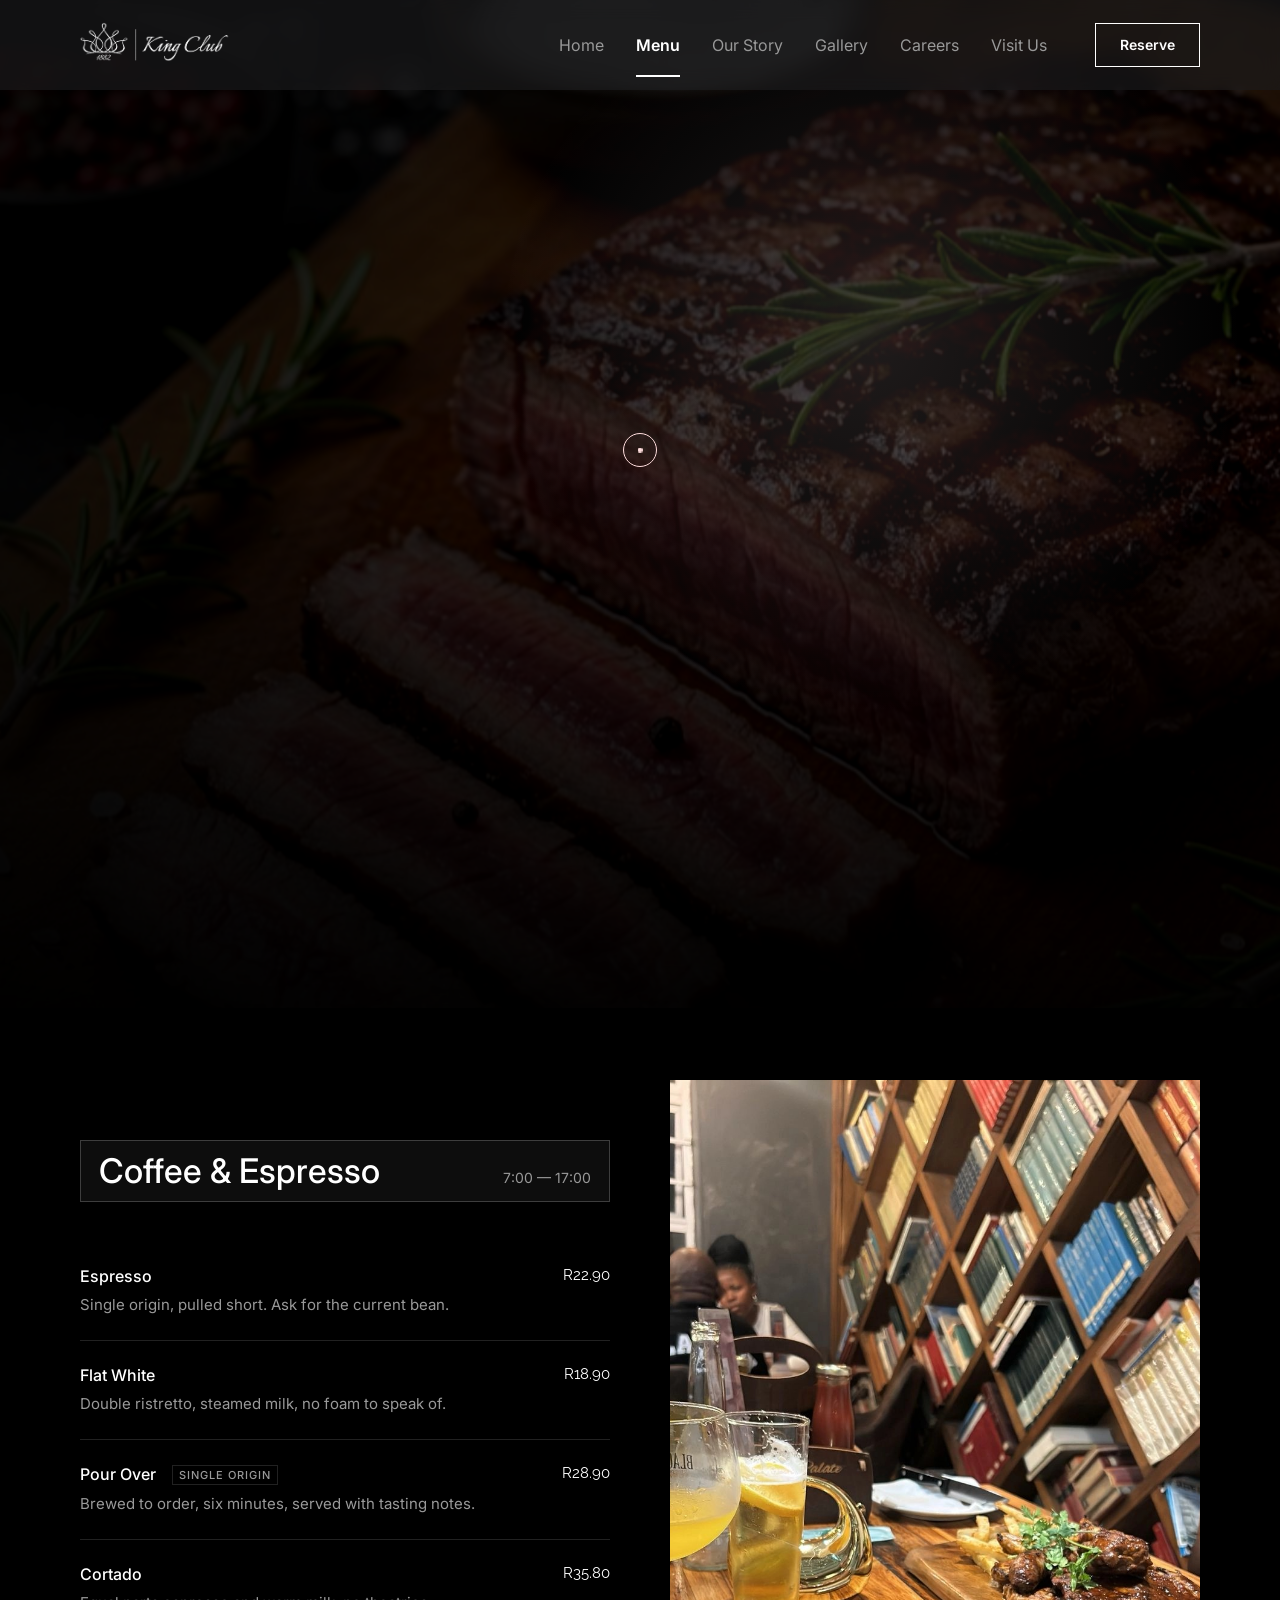
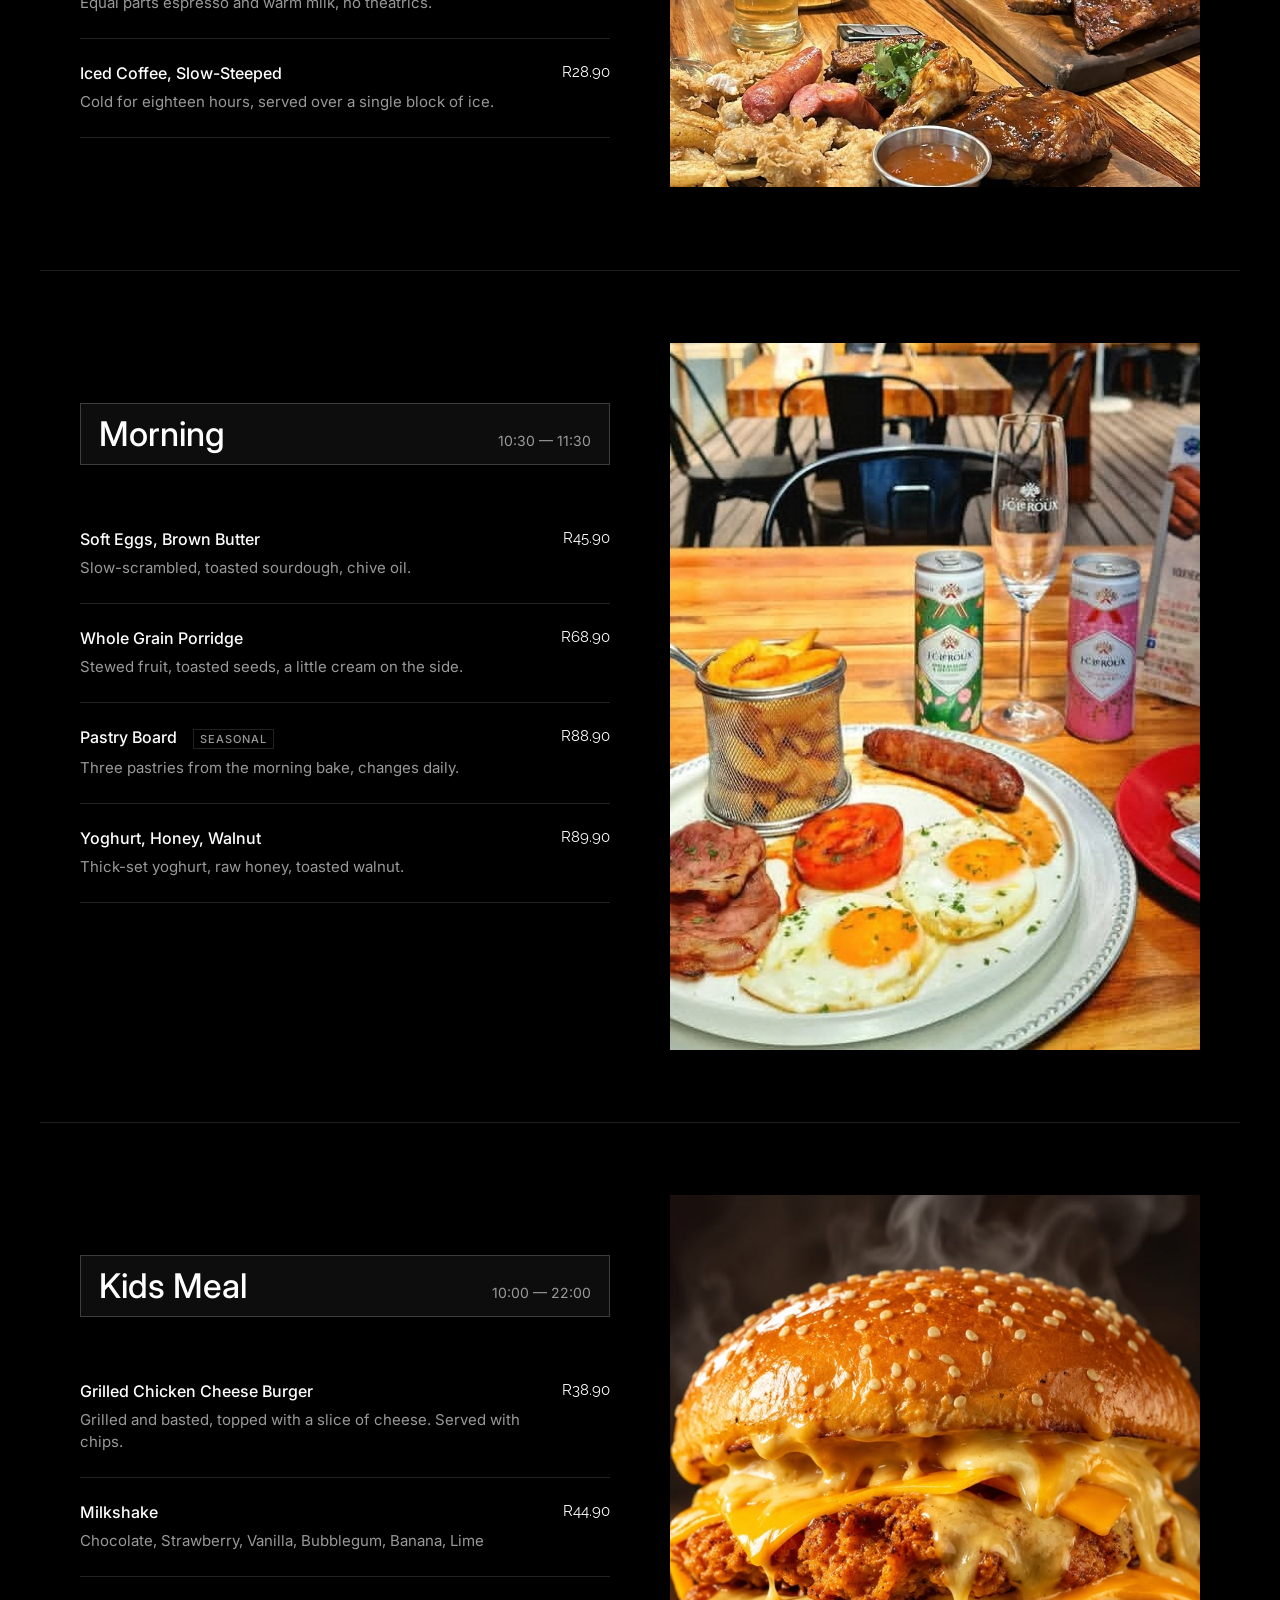
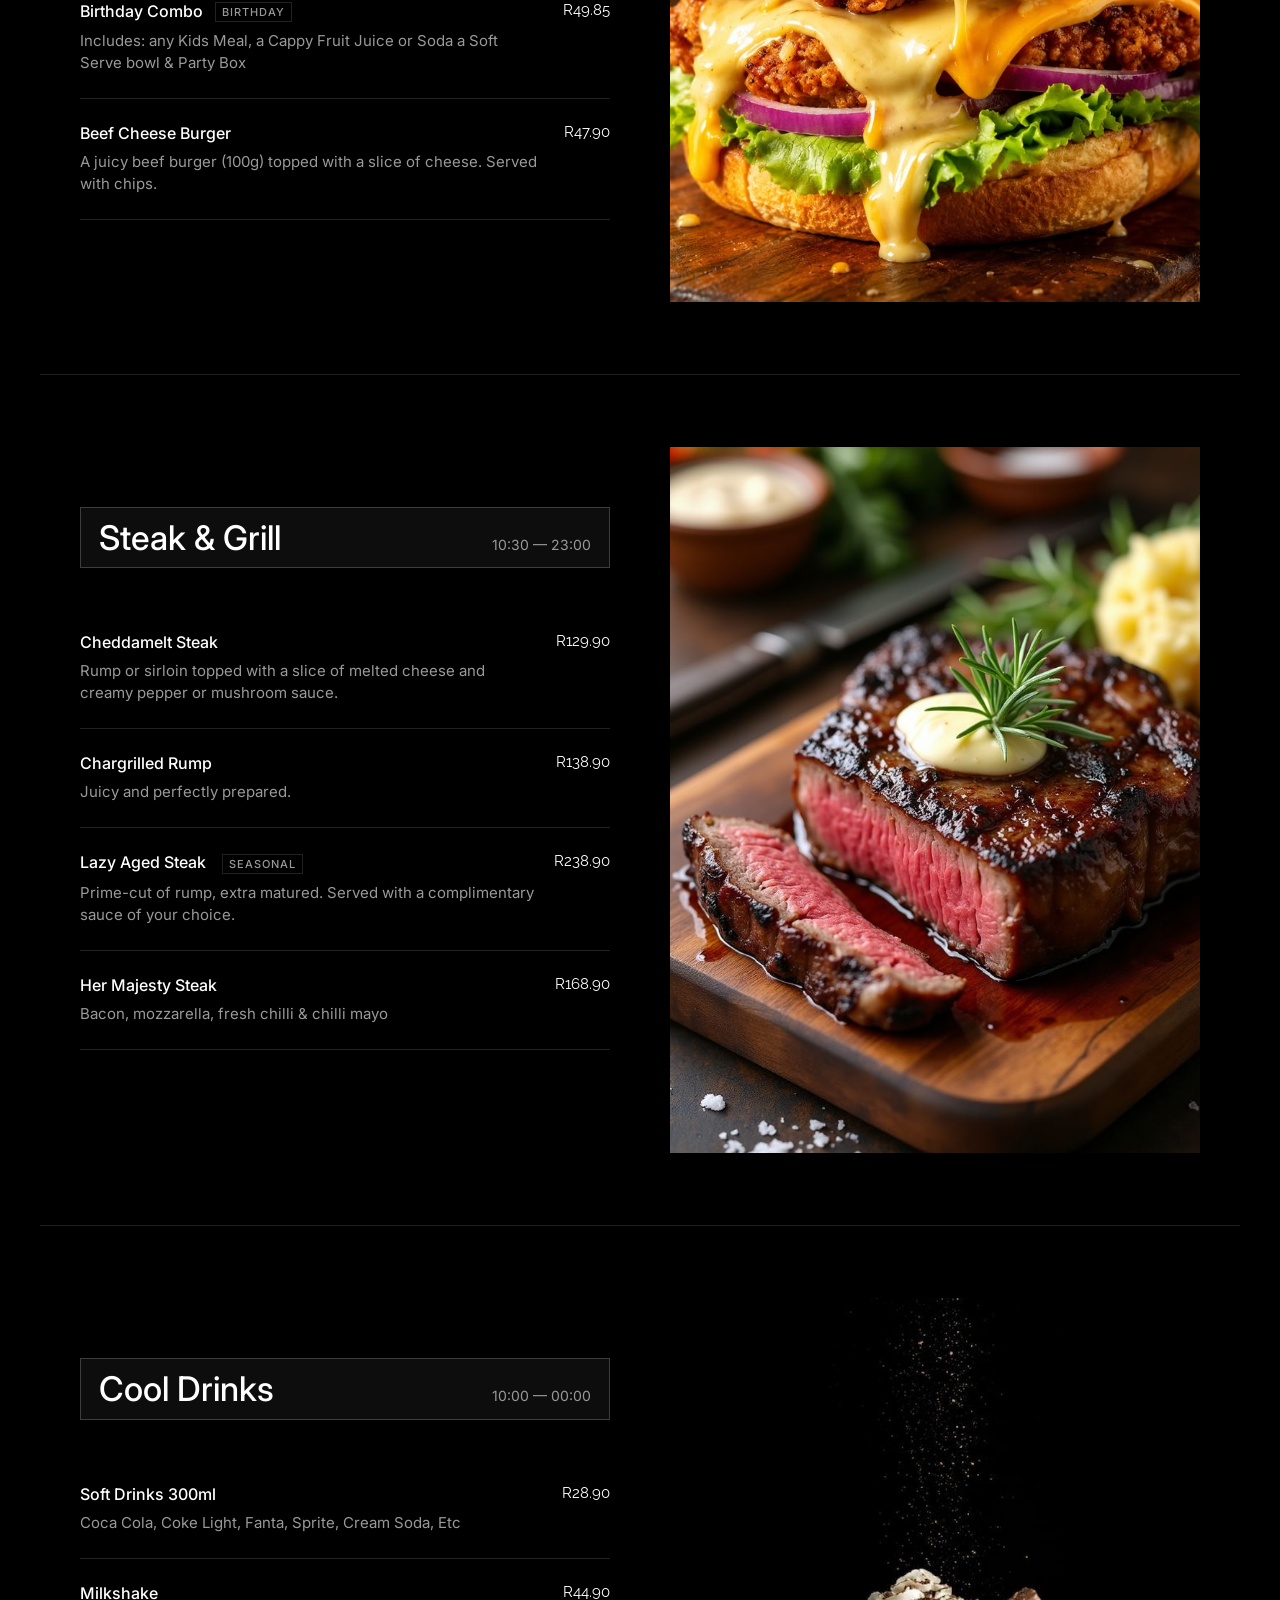
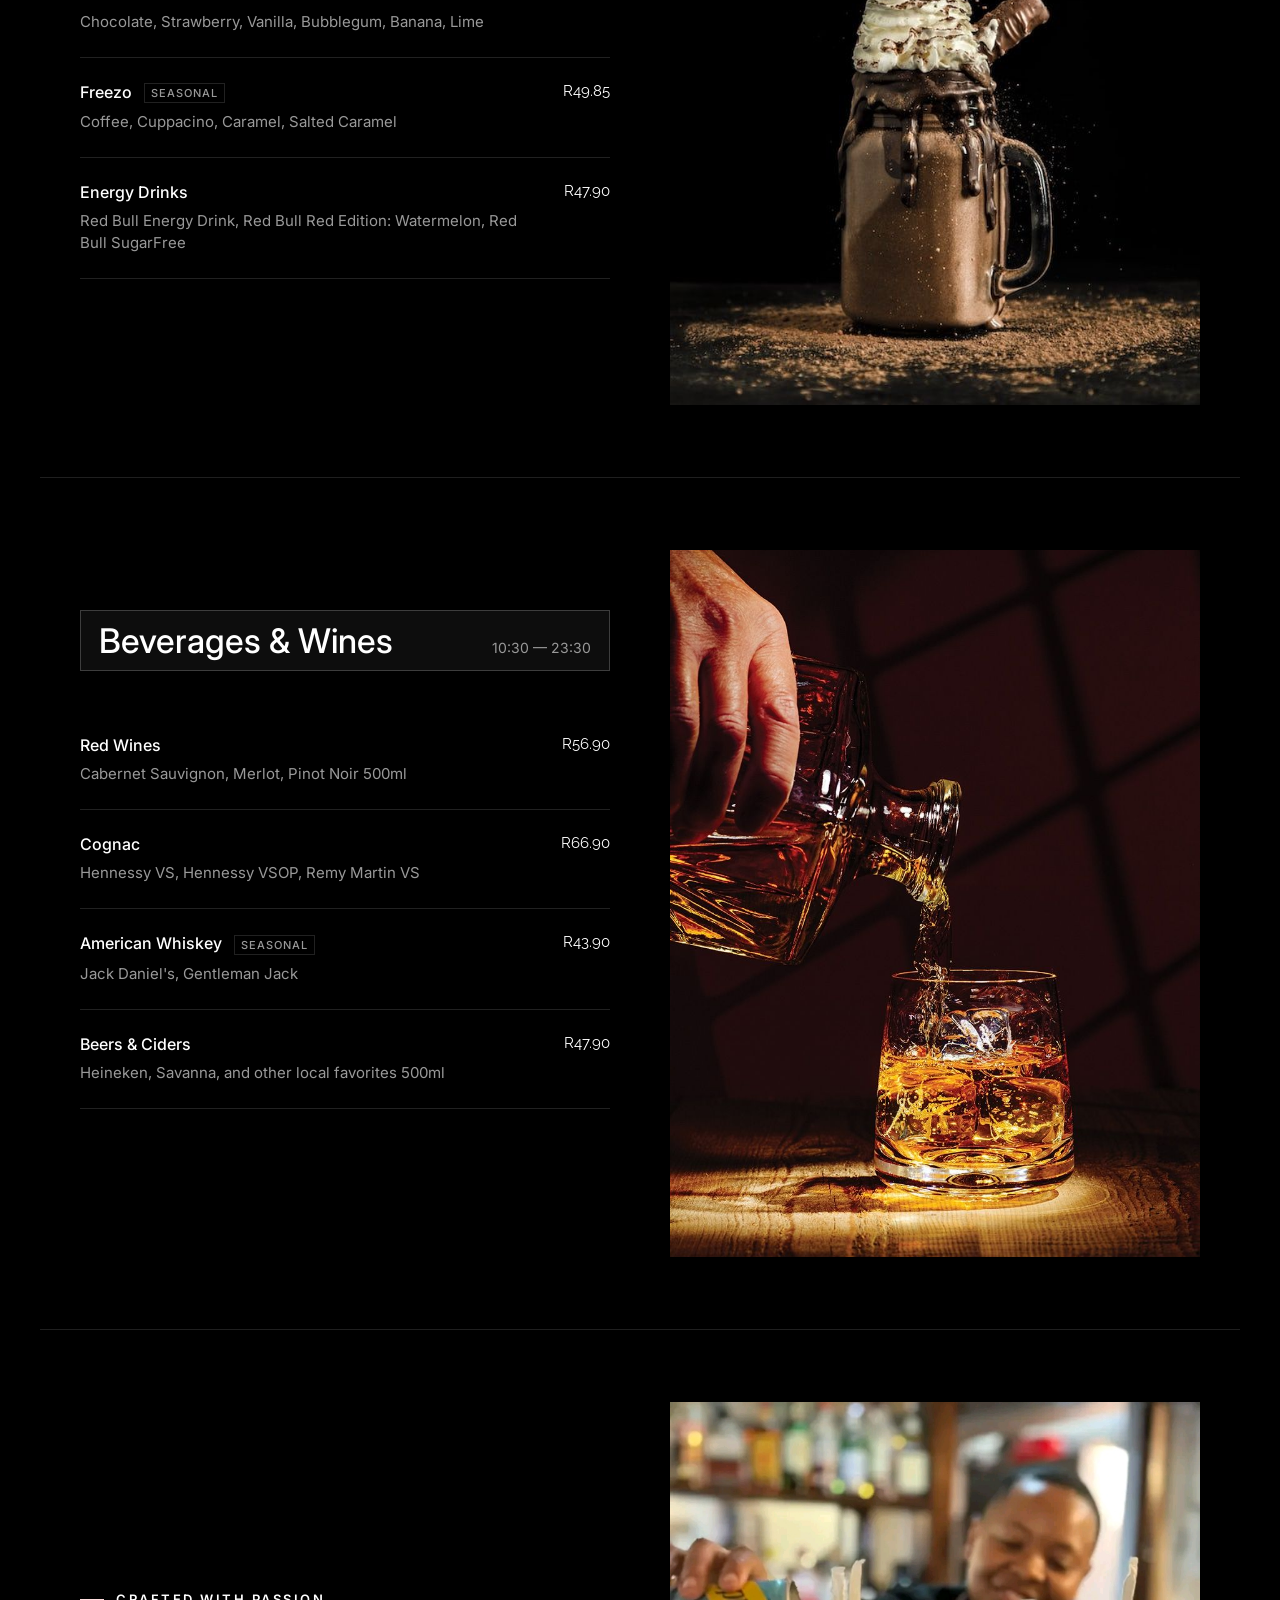
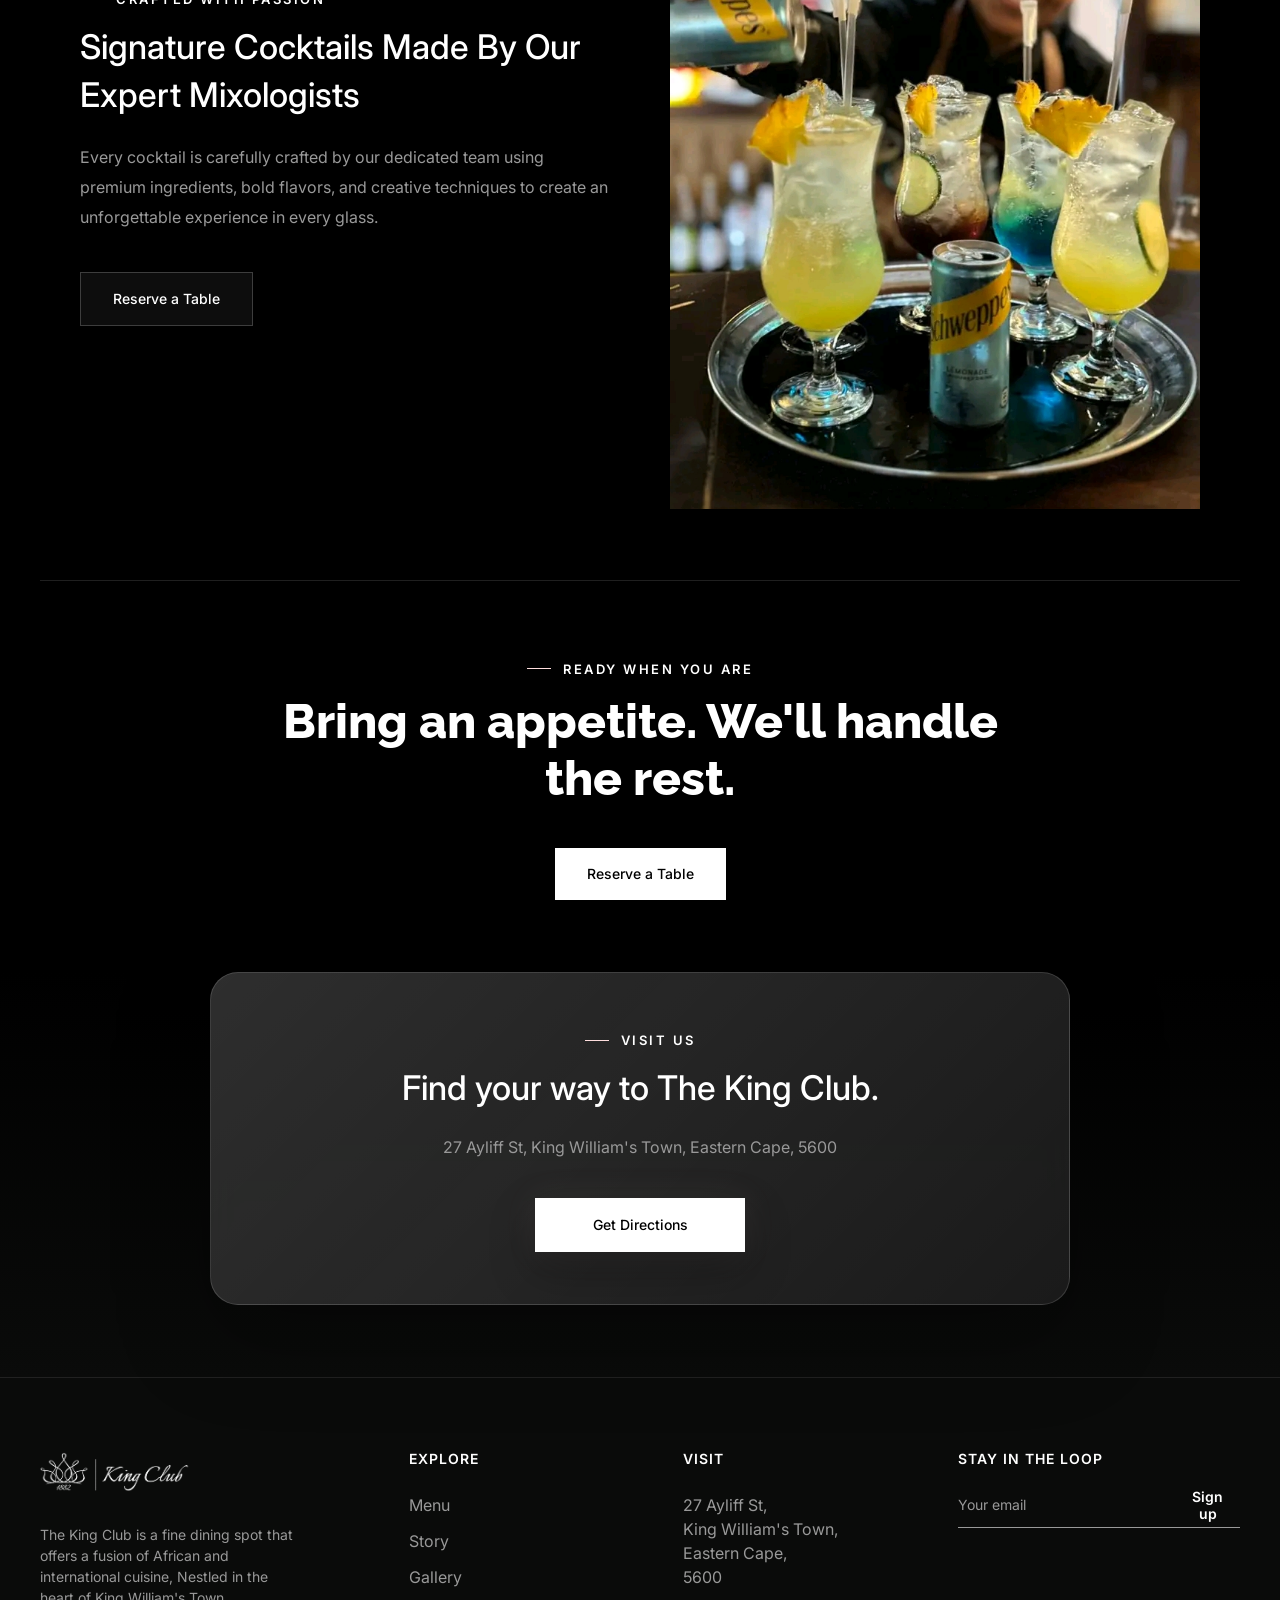
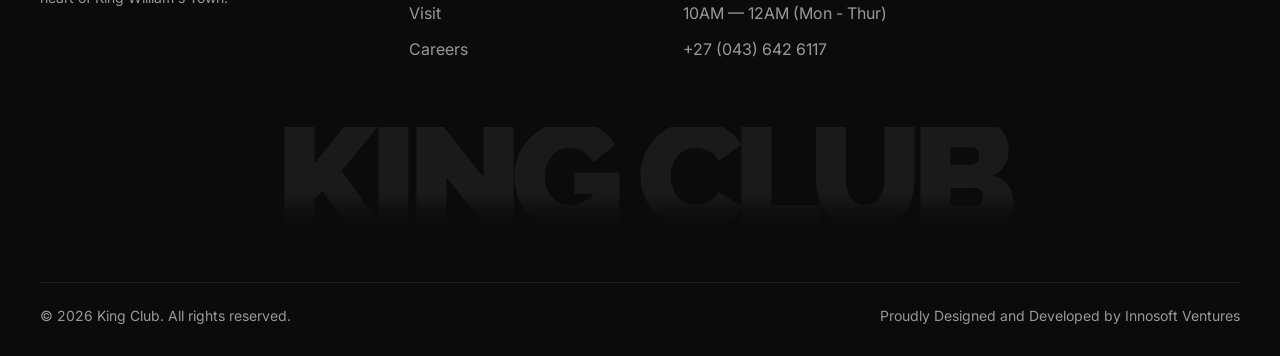
<file: HTML/menu.html>
<!DOCTYPE html>
<html lang="en">
<head>
<meta charset="UTF-8">
<meta name="viewport" content="width=device-width, initial-scale=1.0">
<title>Menu — The King Club</title>
<meta name="description" content="The KOFEO menu — coffee, morning plates, midday mains and sweets, served on a short, changing card.">
<link rel="preconnect" href="https://fonts.googleapis.com">
<link rel="preconnect" href="https://fonts.gstatic.com" crossorigin>
<link href="https://fonts.googleapis.com/css2?family=Raleway:wght@600;700;800&family=Inter:wght@400;500;600&display=swap" rel="stylesheet">
<link rel="stylesheet" href="../CSS/style.css">
</head>
<body>
 
<div class="curtain"><img src="../assets/images/King-logo.png" alt="Company Logo" class="curtain__logo"></div>
 
<header class="site-header">
  <div class="site-header__inner">
    <a href="index.html" class="brand">
      <img src="../assets/images/King-logo.png" alt="Company Logo" class="brand__logo">
    </a>
    <nav class="main-nav">
      <ul class="main-nav__list">
        <li><a href="index.html" class="nav-link">Home</a></li>
        <li><a href="menu.html" class="nav-link is-active">Menu</a></li>
        <li><a href="about.html" class="nav-link">Our Story</a></li>
        <li><a href="gallery.html" class="nav-link">Gallery</a></li>
        <li><a href="careers.html" class="nav-link">Careers</a></li>
        <li><a href="contact.html" class="nav-link">Visit Us</a></li>
      </ul>
      <a href="contact.html#reserve" class="btn btn-menu">Reserve</a>
    </nav>
    <button class="nav-toggle" aria-label="Toggle navigation"><span></span><span></span><span></span></button>
  </div>
</header>
 
<main>
 
  <section class="hero hero--page hero--menu-image">
    <div class="hero__bg">
      <img src="../assets/images/menu.jpg" alt="Elegant fine dining table with chef-prepared dishes">
    </div>
    <div class="hero__scrim"></div>
    <div class="hero__content">
      <p class="eyebrow reveal">The Menu</p>
      <h1 class="h-display hero__title h-display--sub reveal">A menu made<br>to move you</h1>
      <p class="body-text hero__sub reveal">The King Club is where food, culture, and unforgettable moments come together. Enjoy bold flavours, premium ingredients, handcrafted cocktails, and signature dishes made to be shared, celebrated, and savoured.</p>
    </div>
  </section>
 
  <!-- COFFEE -->
  <section class="section">
    <div class="container">
      <div class="grid-2" style="align-items:flex-start;">
        <div class="reveal">
          <div class="menu-category">
            <div class="menu-category__head">
              <h2 class="h2">Coffee &amp; Espresso</h2>
              <span class="label-text">7:00 — 17:00</span>
            </div>
 
            <div class="menu-item reveal">
              <div>
                <p class="menu-item__name">Espresso</p>
                <p class="menu-item__desc">Single origin, pulled short. Ask for the current bean.</p>
              </div>
              <span class="menu-item__price">R22.90</span>
            </div>
            <div class="menu-item reveal">
              <div>
                <p class="menu-item__name">Flat White</p>
                <p class="menu-item__desc">Double ristretto, steamed milk, no foam to speak of.</p>
              </div>
              <span class="menu-item__price">R18.90</span>
            </div>
            <div class="menu-item reveal">
              <div>
                <p class="menu-item__name">Pour Over <span class="menu-item__tag">Single Origin</span></p>
                <p class="menu-item__desc">Brewed to order, six minutes, served with tasting notes.</p>
              </div>
              <span class="menu-item__price">R28.90</span>
            </div>
            <div class="menu-item reveal">
              <div>
                <p class="menu-item__name">Cortado</p>
                <p class="menu-item__desc">Equal parts espresso and warm milk, no theatrics.</p>
              </div>
              <span class="menu-item__price">R35.80</span>
            </div>
            <div class="menu-item reveal">
              <div>
                <p class="menu-item__name">Iced Coffee, Slow-Steeped</p>
                <p class="menu-item__desc">Cold for eighteen hours, served over a single block of ice.</p>
              </div>
              <span class="menu-item__price">R28.90</span>
            </div>
          </div>
        </div>
        <div class="img-reveal img-ratio-portrait" style="position:sticky;top:120px;">
          <img src="../assets/images/todays.jpeg" alt="Coffee being poured slowly from a kettle">
        </div>
      </div>
    </div>
  </section>
 
  <hr class="divider" style="max-width:1200px;margin:0 auto;">
 
  <!-- MORNING -->
      <section class="section">
        <div class="container">
          <div class="grid-2" style="align-items:flex-start;">
            <div class="reveal">
              <div class="menu-category">
                <div class="menu-category__head">
                  <h2 class="h2">Morning</h2>
                  <span class="label-text">10:30 — 11:30</span>
                </div>

                <div class="menu-item reveal">
                  <div>
                    <p class="menu-item__name">Soft Eggs, Brown Butter</p>
                    <p class="menu-item__desc">Slow-scrambled, toasted sourdough, chive oil.</p>
                  </div>
                  <span class="menu-item__price">R45.90</span>
                </div>
                <div class="menu-item reveal">
                  <div>
                    <p class="menu-item__name">Whole Grain Porridge</p>
                    <p class="menu-item__desc">Stewed fruit, toasted seeds, a little cream on the side.</p>
                  </div>
                  <span class="menu-item__price">R68.90</span>
                </div>
                <div class="menu-item reveal">
                  <div>
                    <p class="menu-item__name">Pastry Board <span class="menu-item__tag">Seasonal</span></p>
                    <p class="menu-item__desc">Three pastries from the morning bake, changes daily.</p>
                  </div>
                  <span class="menu-item__price">R88.90</span>
                </div>
                <div class="menu-item reveal">
                  <div>
                    <p class="menu-item__name">Yoghurt, Honey, Walnut</p>
                    <p class="menu-item__desc">Thick-set yoghurt, raw honey, toasted walnut.</p>
                  </div>
                  <span class="menu-item__price">R89.90</span>
                </div>
              </div>
            </div>
            <div class="img-reveal img-ratio-portrait" style="position:sticky;top:120px;">
              <img src="../assets/images/Screenshot_20260626-183615~2.png" alt="A plated midday dish">
            </div>
          </div>
        </div>
      </section>

  <hr class="divider" style="max-width:1200px;margin:0 auto;">

  <!-- REFRESH -->
      <section class="section">
        <div class="container">
          <div class="grid-2" style="align-items:flex-start;">
            <div class="reveal">
              <div class="menu-category">
                <div class="menu-category__head">
                  <h2 class="h2">Kids Meal</h2>
                  <span class="label-text">10:00 — 22:00</span>
                </div>

                <div class="menu-item reveal">
                  <div>
                    <p class="menu-item__name">Grilled Chicken Cheese Burger</p>
                    <p class="menu-item__desc">Grilled and basted, topped with a slice of cheese. Served with chips.</p>
                  </div>
                  <span class="menu-item__price">R38.90</span>
                </div>
                <div class="menu-item reveal">
                  <div>
                    <p class="menu-item__name">Milkshake</p>
                    <p class="menu-item__desc">Chocolate, Strawberry, Vanilla, Bubblegum, Banana, Lime</p>
                  </div>
                  <span class="menu-item__price">R44.90</span>
                </div>
                <div class="menu-item reveal">
                  <div>
                    <p class="menu-item__name">Birthday Combo<span class="menu-item__tag">Birthday</span></p>
                    <p class="menu-item__desc">Includes: any Kids Meal, a Cappy Fruit Juice or Soda a Soft Serve bowl & Party Box</p>
                  </div>
                  <span class="menu-item__price">R49.85</span>
                </div>
                <div class="menu-item reveal">
                  <div>
                    <p class="menu-item__name">Beef Cheese Burger</p>
                    <p class="menu-item__desc">A juicy beef burger (100g) topped with a slice of cheese. Served with chips.</p>
                  </div>
                  <span class="menu-item__price">R47.90</span>
                </div>
              </div>
            </div>
            <div class="img-reveal img-ratio-portrait" style="position:sticky;top:120px;">
              <img src="../assets/images/cheese burger.jpg" alt="A plated midday dish">
            </div>
          </div>
        </div>
      </section>

      <hr class="divider" style="max-width:1200px;margin:0 auto;">
 
  <!-- MIDDAY -->
  <section class="section">
    <div class="container">
      <div class="grid-2" style="align-items:flex-start;">
        <div class="reveal">
          <div class="menu-category">
            <div class="menu-category__head">
              <h2 class="h2">Steak & Grill</h2>
              <span class="label-text">10:30 — 23:00</span>
            </div>
 
            <div class="menu-item reveal">
              <div>
                <p class="menu-item__name">Cheddamelt Steak</p>
                <p class="menu-item__desc">Rump or sirloin topped with a slice of melted cheese and creamy pepper or mushroom sauce.</p>
              </div>
              <span class="menu-item__price">R129.90</span>
            </div>
            <div class="menu-item reveal">
              <div>
                <p class="menu-item__name">Chargrilled Rump</p>
                <p class="menu-item__desc">Juicy and perfectly prepared.</p>
              </div>
              <span class="menu-item__price">R138.90</span>
            </div>
            <div class="menu-item reveal">
              <div>
                <p class="menu-item__name">Lazy Aged Steak <span class="menu-item__tag">Seasonal</span></p>
                <p class="menu-item__desc">Prime-cut of rump, extra matured. Served with a complimentary sauce of your choice.</p>
              </div>
              <span class="menu-item__price">R238.90</span>
            </div>
            <div class="menu-item reveal">
              <div>
                <p class="menu-item__name">Her Majesty Steak</p>
                <p class="menu-item__desc">Bacon, mozzarella, fresh chilli & chilli mayo</p>
              </div>
              <span class="menu-item__price">R168.90</span>
            </div>
          </div>
        </div>
        <div class="img-reveal img-ratio-portrait" style="position:sticky;top:120px;">
          <img src="../assets/images/Steak.jpg" alt="A plated midday dish">
        </div>
      </div>
    </div>
  </section>

  <hr class="divider" style="max-width:1200px;margin:0 auto;">

  <!-- REFRESH -->
      <section class="section">
        <div class="container">
          <div class="grid-2" style="align-items:flex-start;">
            <div class="reveal">
              <div class="menu-category">
                <div class="menu-category__head">
                  <h2 class="h2">Cool Drinks</h2>
                  <span class="label-text">10:00 — 00:00</span>
                </div>
    
                <div class="menu-item reveal">
                  <div>
                    <p class="menu-item__name">Soft Drinks 300ml</p>
                    <p class="menu-item__desc">Coca Cola, Coke Light, Fanta, Sprite, Cream Soda, Etc</p>
                  </div>
                  <span class="menu-item__price">R28.90</span>
                </div>
                <div class="menu-item reveal">
                  <div>
                    <p class="menu-item__name">Milkshake</p>
                    <p class="menu-item__desc">Chocolate, Strawberry, Vanilla, Bubblegum, Banana, Lime</p>
                  </div>
                  <span class="menu-item__price">R44.90</span>
                </div>
                <div class="menu-item reveal">
                  <div>
                    <p class="menu-item__name">Freezo<span class="menu-item__tag">Seasonal</span></p>
                    <p class="menu-item__desc">Coffee, Cuppacino, Caramel, Salted Caramel</p>
                  </div>
                  <span class="menu-item__price">R49.85</span>
                </div>
                <div class="menu-item reveal">
                  <div>
                    <p class="menu-item__name">Energy Drinks</p>
                    <p class="menu-item__desc">Red Bull Energy Drink, Red Bull Red Edition: Watermelon, Red Bull SugarFree</p>
                  </div>
                  <span class="menu-item__price">R47.90</span>
                </div>
              </div>
            </div>
            <div class="img-reveal img-ratio-portrait" style="position:sticky;top:120px;">
              <img src="../assets/images/Chocolate milkshake.jpg" alt="A plated midday dish">
            </div>
          </div>
        </div>
      </section>
 
  <hr class="divider" style="max-width:1200px;margin:0 auto;">
 
  <!-- Beverages -->
  <section class="section">
    <div class="container">
      <div class="grid-2" style="align-items:flex-start;">
        <div class="reveal">
          <div class="menu-category">
            <div class="menu-category__head">
              <h2 class="h2">Beverages & Wines</h2>
              <span class="label-text">10:30 — 23:30</span>
            </div>
 
            <div class="menu-item reveal">
              <div>
                <p class="menu-item__name">Red Wines</p>
                <p class="menu-item__desc">Cabernet Sauvignon, Merlot, Pinot Noir 500ml</p>
              </div>
              <span class="menu-item__price">R56.90</span>
            </div>
            <div class="menu-item reveal">
              <div>
                <p class="menu-item__name">Cognac</p>
                <p class="menu-item__desc">Hennessy VS, Hennessy VSOP, Remy Martin VS</p>
              </div>
              <span class="menu-item__price">R66.90</span>
            </div>
            <div class="menu-item reveal">
              <div>
                <p class="menu-item__name">American Whiskey<span class="menu-item__tag">Seasonal</span></p>
                <p class="menu-item__desc">Jack Daniel's, Gentleman Jack</p>
              </div>
              <span class="menu-item__price">R43.90</span>
            </div>
            <div class="menu-item reveal">
              <div>
                <p class="menu-item__name">Beers & Ciders</p>
                <p class="menu-item__desc">Heineken, Savanna, and other local favorites 500ml</p>
              </div>
              <span class="menu-item__price">R47.90</span>
            </div>
          </div>
        </div>
        <div class="img-reveal img-ratio-portrait" style="position:sticky;top:120px;">
          <img src="../assets/images/Whiskey.jpg" alt="A plated midday dish">
        </div>
      </div>
    </div>
  </section>

  <hr class="divider" style="max-width:1200px;margin:0 auto;">
 
  <!-- COCKTAIL SHOWCASE -->
  <section class="section cocktail-showcase reveal-scope">
    <div class="container grid-2">
      <div class="cocktail-showcase__content reveal">
        <p class="eyebrow">Crafted With Passion</p>
        <h2 class="h2 section-head__title">Signature Cocktails Made By Our Expert Mixologists</h2>
        <p class="body-text" style="margin-top:24px;">Every cocktail is carefully crafted by our dedicated team using premium ingredients, bold flavors, and creative techniques to create an unforgettable experience in every glass.</p>
        <div class="row gap-4" style="margin-top:40px;">
          <a href="contact.html#reserve" class="btn btn-secondary">Reserve a Table</a>
        </div>
      </div>
      <div class="cocktail-showcase__media">
        <div class="img-reveal img-ratio-portrait">
          <img src="../assets/images/1782492812387.jpg" alt="A premium cocktail with citrus garnish served at the bar">
        </div>
      </div>
    </div>
  </section>

  <hr class="divider" style="max-width:1200px;margin:0 auto;">

  <section class="section">
    <div class="container">
      <div class="cta-banner reveal">
        <p class="eyebrow" style="justify-content:center;">Ready When You Are</p>
        <h2 class="h-display cta-banner__title h-display--cta-sm">Bring an appetite. We'll handle the rest.</h2>
        <div class="row gap-4" style="justify-content:center;">
          <a href="contact.html#reserve" class="btn btn-primary">Reserve a Table</a>
        </div>
      </div>
    </div>
  </section>

  <section class="section section--directions" aria-labelledby="directions-title">
    <div class="container">
      <div class="directions-cta reveal">
        <p class="eyebrow directions-cta__eyebrow">Visit Us</p>
        <h2 class="h2 directions-cta__title" id="directions-title">Find your way to The King Club.</h2>
        <p class="body-text directions-cta__text">27 Ayliff St, King William's Town, Eastern Cape, 5600</p>
        <a
          href="https://www.google.com/maps/search/?api=1&amp;query=27%20Ayliff%20St%2C%20King%20William%27s%20Town%2C%20Eastern%20Cape%205600"
          class="btn btn-directions"
          target="_blank"
          rel="noopener noreferrer"
        >Get Directions</a>
      </div>
    </div>
  </section>
 
</main>
 
<footer class="site-footer">
  <div class="footer-grid">
    <div>
      <a href="index.html" class="brand">
        <img src="../assets/images/King-logo.png" alt="Company Logo" class="footer__logo">
      </a>
      <p class="label-text" style="margin-top:20px;max-width:260px;">The King Club is a fine dining spot that offers a fusion of African and international cuisine, Nestled in the heart of King William's Town.</p>
    </div>
    <div>
      <p class="footer-col__title">Explore</p>
      <a href="menu.html" class="footer-link">Menu</a>
      <a href="about.html" class="footer-link">Story</a>
      <a href="gallery.html" class="footer-link">Gallery</a>
      <a href="contact.html" class="footer-link">Visit</a>
      <a href="careers.html" class="footer-link">Careers</a>
    </div>
    <div>
      <p class="footer-col__title">Visit</p>
      <a href="contact.html" class="footer-link">27 Ayliff St,<br>King William's Town,<br>Eastern Cape,<br>5600</a>
      <a href="contact.html" class="footer-link">10AM — 12AM (Mon - Thur)</a>
      <a href="tel:+27436426117" class="footer-link">+27 (043) 642 6117</a>
    </div>
    <div>
      <p class="footer-col__title">Stay in the loop</p>
      <div class="footer-newsletter">
        <input type="email" placeholder="Your email">
        <button type="button">Sign up</button>
      </div>
    </div>
  </div>
  <div class="footer-brand-banner reveal" aria-hidden="true">
    <span class="footer-brand-banner__wordmark">KING CLUB</span>
  </div>
  <div class="footer-bottom">
    <span>© 2026 King Club. All rights reserved.</span>
    <span>Proudly Designed and Developed by Innosoft Ventures</span>
  </div>
</footer>
 
<script src="../JavaScript/script.js"></script>
</body>
</html>
</file>
<file: CSS/style.css>
:root {
  /* color */
  --c-accent: #FFDEDE;
  --c-link: #FFFFFF;
  --c-link-hover: #D9D9D9;
  --c-text-primary: #FFFFFF;
  --c-text-secondary: #999999;
  --c-text-tertiary: #D9D9D9;
  --c-divider: #DDDDDD;
  --c-bg-primary: #000000;
  --c-bg-secondary: #212121;
  --c-bg-dark: #161716;
  --c-bg-darkest: #0A0B0A;

  
  --f-display: 'Raleway', -apple-system, BlinkMacSystemFont, 'Segoe UI', sans-serif;
  --f-body: 'Inter', -apple-system, BlinkMacSystemFont, 'Segoe UI', Helvetica, Arial, sans-serif;


  --sp-1: 4px;  --sp-2: 8px;  --sp-3: 12px; --sp-4: 16px;
  --sp-5: 20px; --sp-6: 24px; --sp-7: 32px; --sp-8: 36px;
  --sp-9: 40px; --sp-10: 52px; --sp-11: 60px; --sp-12: 72px;

  --container-max: 1200px;
  --section-pad-x: var(--sp-9);
  --section-pad-y: var(--sp-12);
  --section-gap: var(--sp-11);

  --ease-reveal: cubic-bezier(.16,.84,.44,1);
  --ease-hero: cubic-bezier(.19,1,.22,1);
  --ease-curtain: cubic-bezier(.83,0,.17,1);
  --t-fast: .25s ease;
  --t-base: .9s var(--ease-reveal);
  --t-curtain: 1.05s var(--ease-curtain);
}

@media (max-width: 1199px) {
  :root {
    --section-pad-x: var(--sp-8);
    --section-pad-y: var(--sp-10);
    --section-gap: var(--sp-9);
  }
}

@media (max-width: 767px) {
  :root {
    --section-pad-x: var(--sp-5);
    --section-pad-y: var(--sp-8);
    --section-gap: var(--sp-7);
  }
}


*, *::before, *::after { box-sizing: border-box; }
html, body { margin: 0; padding: 0; }
img { max-width: 100%; display: block; }
ul, ol { margin: 0; padding: 0; list-style: none; }
button { font: inherit; background: none; border: none; cursor: pointer; }
a { color: inherit; text-decoration: none; }
input, textarea { font: inherit; color: inherit; }
h1, h2, h3, h4, p { margin: 0; }

html {
  scroll-behavior: smooth;
}

body {
  background: var(--c-bg-primary);
  color: var(--c-text-primary);
  font-family: var(--f-body);
  -webkit-font-smoothing: antialiased;
  overflow-x: hidden;
}

/* hide native cursor only when our custom cursor is active */
html.has-custom-cursor, html.has-custom-cursor a, html.has-custom-cursor button {
  cursor: none;
}

::selection { background: var(--c-accent); color: var(--c-bg-primary); }


.eyebrow {
  font-family: var(--f-body);
  font-size: 13px;
  font-weight: 600;
  letter-spacing: 2.5px;
  text-transform: uppercase;
  color: #fff;
  display: inline-flex;
  align-items: center;
  gap: var(--sp-3);
}
.eyebrow::before {
  content: '';
  width: 24px;
  height: 1px;
  background: var(--c-accent);
  display: inline-block;
}

.h-display {
  font-family: var(--f-display);
  font-weight: 800;
  font-size: 140px;
  line-height: 154px;
  letter-spacing: 0;
}
.h2 {
  font-family: var(--f-body);
  font-weight: 500;
  font-size: 34px;
  line-height: 47.6px;
}
.h3 {
  font-family: var(--f-body);
  font-weight: 400;
  font-size: 28px;
  line-height: 39.2px;
}
.h4 {
  font-family: var(--f-body);
  font-weight: 400;
  font-size: 18px;
  line-height: 28.6px;
}
.body-text {
  font-family: var(--f-body);
  font-weight: 400;
  font-size: 16px;
  line-height: 30px;
  color: var(--c-text-secondary);
}
.body-text--light { color: var(--c-text-primary); }
.label-text {
  font-family: var(--f-body);
  font-weight: 400;
  font-size: 14px;
  line-height: 21px;
  color: var(--c-text-secondary);
}
.quote-text {
  font-family: var(--f-display);
  font-weight: 600;
  font-size: 40px;
  line-height: 52px;
  letter-spacing: 0;
}

@media (max-width: 1199px) {
  .h-display { font-size: 72px; line-height: 80px; }
  .h2 { font-size: 28px; line-height: 39.2px; }
  .h3 { font-size: 24px; line-height: 33.6px; }
  .h4 { font-size: 20px; line-height: 26px; }
  .body-text { font-size: 18px; line-height: 28px; }
  .quote-text { font-size: 32px; line-height: 42px; }
}

@media (max-width: 767px) {
  .h-display { font-size: 48px; line-height: 56px; }
  .h2 { font-size: 22px; line-height: 30.8px; }
  .h3 { font-size: 20px; line-height: 28px; }
  .h4 { font-size: 18px; line-height: 24px; }
  .body-text { font-size: 16px; line-height: 26px; }
  .quote-text { font-size: 24px; line-height: 34px; }
}


.container {
  max-width: var(--container-max);
  margin: 0 auto;
  padding-left: var(--section-pad-x);
  padding-right: var(--section-pad-x);
}

.section {
  position: relative;
  padding-top: var(--section-pad-y);
  padding-bottom: var(--section-pad-y);
  background: var(--c-bg-primary);
}
.section--alt { background: var(--c-bg-darkest); }
.section--secondary { background: var(--c-bg-secondary); }

.grid-2 {
  display: grid;
  grid-template-columns: 1fr 1fr;
  gap: var(--sp-11);
  align-items: center;
}
.grid-3 {
  display: grid;
  grid-template-columns: repeat(3, 1fr);
  gap: var(--sp-7);
}
.grid-4 {
  display: grid;
  grid-template-columns: repeat(4, 1fr);
  gap: var(--sp-6);
}

.philosophy-section__grid {
  grid-template-columns: minmax(0, .92fr) minmax(360px, 1fr);
  gap: clamp(var(--sp-8), 7vw, var(--sp-12));
}
.philosophy-section__content {
  max-width: 620px;
  align-self: center;
}
.philosophy-section__content .body-text {
  margin-top: var(--sp-6);
  max-width: 560px;
}
.philosophy-section__actions {
  margin-top: var(--sp-9);
}
.philosophy-section__media {
  width: min(100%, 520px);
  justify-self: end;
}
@media (max-width: 1199px) {
  .grid-3 { grid-template-columns: repeat(2, 1fr); }
  .grid-4 { grid-template-columns: repeat(2, 1fr); }
  .philosophy-section__grid {
    grid-template-columns: minmax(0, 1fr) minmax(320px, .92fr);
    gap: var(--sp-9);
  }
}
@media (max-width: 767px) {
  .grid-2, .grid-3, .grid-4 { grid-template-columns: 1fr; gap: var(--sp-7); }
  .philosophy-section__content,
  .philosophy-section__media {
    max-width: none;
    width: 100%;
  }
  .philosophy-section__media {
    justify-self: stretch;
  }
  .philosophy-section__actions {
    margin-top: var(--sp-7);
  }
}

.divider {
  border: none;
  border-top: 1px solid var(--c-divider);
  opacity: .14;
  margin: 0;
}

.stack { display: flex; flex-direction: column; }
.row { display: flex; align-items: center; }
.gap-2 { gap: var(--sp-2); }
.gap-3 { gap: var(--sp-3); }
.gap-4 { gap: var(--sp-4); }
.gap-6 { gap: var(--sp-6); }


.btn {
  display: inline-flex;
  align-items: center;
  justify-content: center;
  font-family: var(--f-body);
  font-size: 14px;
  font-weight: 500;
  line-height: 24px;
  padding: 14px 32px;
  border-radius: 0;
  white-space: nowrap;
  transition: background-color var(--t-fast), color var(--t-fast), border-color var(--t-fast);
}
.btn-primary {
  background: #FFFFFF;
  color: #000000;
  border: 0px solid transparent;
}
.btn-primary:hover { background: #D9D9D9; color: #000000; }
.btn-primary:active { background: #999999; color: #FFFFFF; }

.btn-secondary {
  background: #ffffff0d;
  color: #FFFFFF;
  border: 1px solid #fff3;
}
.btn-secondary:hover { background: #FFFFFF; color: #000000; }
.btn-secondary:active { background: #D9D9D9; color: #000000; border-color: #D9D9D9; }

.btn-ghost {
  font-size: 14px;
  font-weight: 400;
  line-height: 21px;
  padding: 12px 20px;
  color: #999999;
  border: 1px solid #999999;
}
.btn-ghost:hover { color: #FFFFFF; border-color: #FFFFFF; }
.btn-ghost:active { background: #212121; color: #FFFFFF; border-color: #FFFFFF; }

.btn-menu {
  font-size: 14px;
  font-weight: 600;
  line-height: 18.2px;
  padding: 12px 24px;
  color: #FFFFFF;
  border: 1px solid #FFFFFF;
}
.btn-menu:hover { background: #FFFFFF; color: #000000; }

@media (max-width: 767px) {
  .btn { padding: 12px 24px; }
}


.card-dark {
  background: var(--c-bg-secondary);
  border: 1px solid #D9D9D9;
  padding: var(--sp-9);
  transition: background-color var(--t-fast), border-color var(--t-fast);
}
.card-dark:hover { background: var(--c-bg-dark); border-color: var(--c-accent); }

.card-feature {
  background: transparent;
  border: 1px solid var(--c-divider);
  padding: var(--sp-8) var(--sp-7);
}
.card-feature__index {
  font-family: var(--f-body);
  font-size: 14px;
  color: var(--c-text-secondary);
  letter-spacing: 1px;
}


.form-label {
  display: block;
  font-family: var(--f-body);
  font-size: 14px;
  font-weight: 600;
  color: #FFFFFF;
  margin-bottom: var(--sp-2);
  line-height: 21px;
}
.form-field {
  min-width: 0;
  margin-bottom: var(--sp-6);
}
.input-text, textarea.input-text {
  display: block;
  width: 100%;
  background: rgba(0,0,0,0);
  color: var(--c-text-tertiary);
  font-family: var(--f-body);
  font-size: 14px;
  font-weight: 400;
  padding: 8px 0 10px 0;
  height: 32px;
  border: none;
  border-bottom: 1px solid #999999;
  line-height: 21px;
  transition: border-color var(--t-fast), color var(--t-fast);
}
.input-text[aria-invalid="true"],
.input-text.is-invalid {
  border-bottom-color: #ff9b9b;
}
textarea.input-text { height: 88px; resize: none; padding-top: 8px; }
textarea.input-text--long {
  min-height: 196px;
  height: auto;
  resize: vertical;
}
.input-text::placeholder { color: #999999; }
.input-text:focus { outline: none; border-bottom: 1px solid #FFFFFF; color: #FFFFFF; }

.form-error {
  min-height: 18px;
  margin-top: var(--sp-2);
  color: #ffb3b3;
  font-size: 12px;
  line-height: 18px;
}

.file-upload {
  position: relative;
  display: block;
  width: 100%;
  min-height: 148px;
  padding: var(--sp-6);
  border: 1px dashed rgba(255,255,255,.34);
  background: rgba(255,255,255,.035);
  color: var(--c-text-tertiary);
  transition: border-color var(--t-fast), background-color var(--t-fast), box-shadow var(--t-fast);
}

.file-upload:hover,
.file-upload:focus-within,
.file-upload.is-dragging {
  border-color: var(--c-accent);
  background: rgba(255,222,222,.08);
  box-shadow: inset 0 0 0 1px rgba(255,222,222,.16);
}

.file-upload.is-invalid {
  border-color: #ff9b9b;
}

.file-upload__input {
  position: absolute;
  inset: 0;
  width: 100%;
  height: 100%;
  opacity: 0;
  cursor: pointer;
}

.file-upload__content {
  pointer-events: none;
  display: grid;
  gap: var(--sp-2);
  place-items: center;
  min-height: 96px;
  text-align: center;
}

.file-upload__title {
  color: #FFFFFF;
  font-size: 15px;
  font-weight: 600;
  line-height: 22px;
}

.file-upload__hint,
.file-upload__name {
  color: var(--c-text-secondary);
  font-size: 13px;
  line-height: 20px;
}

.file-upload__name {
  max-width: 100%;
  padding-top: var(--sp-1);
  color: var(--c-accent);
  overflow-wrap: anywhere;
}

.form-grid {
  display: grid;
  grid-template-columns: 1fr 1fr;
  gap: 0 var(--sp-7);
}
@media (max-width: 767px) {
  .form-grid { grid-template-columns: 1fr; }
}


.site-header {
  position: fixed;
  top: 0; left: 0; right: 0;
  z-index: 500;
  background: rgba(29, 29, 31, 0.6);
  backdrop-filter: blur(10px);
  -webkit-backdrop-filter: blur(10px);
  transition: background-color var(--t-fast), box-shadow var(--t-fast);
}
.site-header.is-scrolled {
  background: rgba(29, 29, 31, 0.6);
  box-shadow: 0 1px 0 rgba(255,255,255,0.06);
}
.site-header__inner {
  display: flex;
  align-items: center;
  justify-content: space-between;
  padding: 20px var(--section-pad-x);
  max-width: var(--container-max);
  margin: 0 auto;
}
.brand {
  display: inline-flex;
  align-items: center;
  flex: 0 0 auto;
  line-height: 0;
}
.brand__logo,
.footer__logo {
  display: block;
  height: 50px;
  width: auto;
  max-width: 150px;
  object-fit: contain;
  transition: opacity var(--t-fast), transform var(--t-fast);
}
.brand:hover .brand__logo,
.brand:hover .footer__logo {
  opacity: .88;
  transform: translateY(-1px);
}

.main-nav { display: flex; align-items: center; gap: var(--sp-7); }
.main-nav__list { display: flex; align-items: center; gap: 0; }
.nav-link {
  color: #999999;
  font-family: var(--f-body);
  font-size: 16px;
  font-weight: 400;
  padding: 0 16px;
  line-height: 24px;
  position: relative;
  transition: color var(--t-fast);
}
.nav-link::after {
  content: '';
  position: absolute;
  left: 16px; right: 16px; bottom: -22px;
  height: 2px;
  background: #fff;
  transform: scaleX(0);
  transition: transform var(--t-fast);
}
.nav-link:hover { color: #FFFFFF; }
.nav-link.is-active { color: #fff; font-weight: 600; }
.nav-link.is-active::after { transform: scaleX(1); }

.nav-toggle {
  display: none;
  width: 40px; height: 40px;
  align-items: center; justify-content: center;
  border: 1px solid #FFFFFF;
  flex-direction: column;
  gap: 5px;
}
.nav-toggle span { width: 18px; height: 1px; background: #fff; display: block; transition: var(--t-fast); }
.nav-toggle.is-open span:nth-child(1) { transform: translateY(6px) rotate(45deg); }
.nav-toggle.is-open span:nth-child(2) { opacity: 0; }
.nav-toggle.is-open span:nth-child(3) { transform: translateY(-6px) rotate(-45deg); }

@media (max-width: 900px) {
  .brand__logo { height: 50px; max-width: 132px; }
  .nav-toggle { display: flex; }
  .main-nav { position: fixed; top: 0; right: 0; height: 100vh; width: min(320px, 80vw);
    background: var(--c-bg-darkest); flex-direction: column; align-items: flex-start;
    padding: 100px var(--sp-7) var(--sp-7); transform: translateX(0);
    clip-path: inset(0 0 0 100%);
    visibility: hidden;
    pointer-events: none;
    transition: clip-path .5s var(--ease-curtain), visibility 0s linear .5s; gap: var(--sp-9);
    border-left: 1px solid var(--c-bg-secondary);
  }
  .main-nav.is-open {
    clip-path: inset(0);
    visibility: visible;
    pointer-events: auto;
    transition: clip-path .5s var(--ease-curtain), visibility 0s;
  }
  .main-nav__list { flex-direction: column; align-items: flex-start; gap: var(--sp-6); }
  .nav-link { padding: 0; font-size: 22px; }
  .nav-link::after { display: none; }
  .main-nav .btn { width: 100%; }
}


.site-footer {
  background: var(--c-bg-darkest);
  padding: var(--sp-12) var(--section-pad-x) var(--sp-7);
  border-top: 1px solid var(--c-bg-secondary);
}
.footer-grid {
  max-width: var(--container-max);
  margin: 0 auto;
  display: grid;
  grid-template-columns: 1.4fr 1fr 1fr 1.2fr;
  gap: var(--sp-9);
  padding-bottom: 60px;
}
.footer-grid > * {
  min-width: 0;
}
@media (max-width: 1199px) { .footer-grid { grid-template-columns: 1fr 1fr; } }
@media (max-width: 767px) { .footer-grid { grid-template-columns: 1fr; } }

.footer-brand-banner {
  position: relative;
  width: calc(100% + (var(--section-pad-x) * 2));
  height: 115px;
  margin: 0 calc(var(--section-pad-x) * -1);
  overflow: hidden;
  isolation: isolate;
  display: flex;
  align-items: flex-start;
  justify-content: center;
  background: var(--c-bg-darkest);
  pointer-events: none;
}

.footer-brand-banner.reveal {
  transform: translateY(10px);
  transition: opacity .8s ease-out, transform .8s ease-out;
}

.footer-brand-banner.reveal.in-view {
  transform: translateY(0);
}

.footer-brand-banner__wordmark {
  display: block;
  width: 100%;
  padding: 0 var(--section-pad-x);
  color: rgba(96, 96, 96, 0.18);
  font-family: var(--f-display);
  font-size: clamp(4rem, 12vw, 12rem);
  font-weight: 900;
  line-height: .72;
  letter-spacing: -.075em;
  text-align: center;
  text-transform: uppercase;
  white-space: nowrap;
  transform: translateY(-.035em);
  mask-image: linear-gradient(to bottom, #000 0%, #000 62%, rgba(0,0,0,.72) 74%, transparent 100%);
  -webkit-mask-image: linear-gradient(to bottom, #000 0%, #000 62%, rgba(0,0,0,.72) 74%, transparent 100%);
}

.footer-brand-banner::after {
  content: '';
  position: absolute;
  inset: auto 0 0;
  z-index: 1;
  height: 38%;
  background:
    linear-gradient(180deg, rgba(10,11,10,0) 0%, rgba(10,11,10,.68) 50%, var(--c-bg-darkest) 100%);
  pointer-events: none;
}

.footer-col__title {
  font-family: var(--f-body);
  font-size: 14px;
  font-weight: 600;
  color: #FFFFFF;
  letter-spacing: 1px;
  text-transform: uppercase;
  margin-bottom: var(--sp-5);
}
.footer-link {
  display: block;
  color: #999999;
  font-size: 16px;
  line-height: 24px;
  padding: 6px 0;
  transition: color var(--t-fast);
  overflow-wrap: anywhere;
}
.footer-link:hover { color: #FFFFFF; }
.footer-bottom {
  max-width: var(--container-max);
  margin: 0 auto;
  display: flex;
  justify-content: space-between;
  align-items: center;
  flex-wrap: wrap;
  margin-top: var(--sp-9);
  gap: var(--sp-3) var(--sp-6);
  padding-top: var(--sp-6);
  border-top: 1px solid var(--c-bg-secondary);
  color: #999999;
  font-size: 14px;
}
.footer-bottom > * {
  min-width: 0;
}
@media (max-width: 767px) {
  .footer-bottom { flex-direction: column; gap: var(--sp-3); text-align: center; }
  .footer__logo { height: 38px; max-width: 140px; }
}
.footer-newsletter { display: flex; border-bottom: 1px solid #999999; padding-bottom: 4px; }
.footer-newsletter input { flex: 1 1 auto; min-width: 0; background: none; border: none; color: #fff; font-size: 14px; padding: 6px 0; }
.footer-newsletter input::placeholder { color: #999999; }
.footer-newsletter button { color: #fff; font-size: 14px; font-weight: 600; }


.hero {
  position: relative;
  min-height: 100vh;
  display: flex;
  align-items: flex-end;
  overflow: hidden;
  background: var(--c-bg-primary);
}
.hero__bg {
  position: absolute; inset: 0;
  z-index: 0;
}
.hero__bg img {
  width: 100%; height: 100%; object-fit: cover;
  filter: grayscale(.15) brightness(.55) contrast(1.05);
  transform: scale(1.08);
}
.hero__scrim {
  position: absolute; inset: 0;
  background: linear-gradient(180deg, rgba(0,0,0,0.35) 0%, rgba(0,0,0,0.25) 40%, rgba(0,0,0,0.9) 100%);
  z-index: 1;
}
.hero__content {
  position: relative;
  z-index: 2;
  max-width: var(--container-max);
  margin: 0 auto;
  width: 100%;
  padding: 160px var(--section-pad-x) var(--sp-12);
}
.hero__title { margin: var(--sp-6) 0; max-width: 900px; }
.hero__sub { max-width: 560px; margin-bottom: var(--sp-9); }
.hero__actions { display: flex; gap: var(--sp-5); flex-wrap: wrap; }

.hero .hero__bg img {
  will-change: transform;
  transition: transform 2.2s var(--ease-hero);
}

.hero .hero__content > .reveal,
.hero .hero__actions .btn {
  opacity: 0;
  transform: translate3d(0, 26px, 0);
  transition-property: opacity, transform;
  transition-duration: 1.05s;
  transition-timing-function: var(--ease-hero);
  will-change: opacity, transform;
  backface-visibility: hidden;
}

.hero .hero__content > .reveal.in-view {
  opacity: 0;
  transform: translate3d(0, 26px, 0);
}

.hero.is-hero-entered .hero__bg img {
  transform: scale(1.02);
}

.hero.is-hero-entered .hero__content > .reveal,
.hero.is-hero-entered .hero__actions .btn {
  opacity: 1;
  transform: translate3d(0, 0, 0);
}

.hero.is-hero-entered .hero__content > .eyebrow { transition-delay: .1s; }
.hero.is-hero-entered .hero__title { transition-delay: .3s; }
.hero.is-hero-entered .hero__sub { transition-delay: .52s; }
.hero.is-hero-entered .hero__actions { transition-delay: .72s; }
.hero.is-hero-entered .hero__actions .btn:nth-child(1) { transition-delay: .82s; }
.hero.is-hero-entered .hero__actions .btn:nth-child(2) { transition-delay: .94s; }

.hero.is-hero-settled .hero__bg img,
.hero.is-hero-settled .hero__content > .reveal,
.hero.is-hero-settled .hero__actions .btn {
  will-change: auto;
}

.hero--page {
  min-height: 56vh;
  align-items: center;
}
.hero--page .hero__content { padding-top: 180px; padding-bottom: var(--sp-11); }
.hero--menu-image {
  width: 100vw;
  max-width: 100vw;
  min-height: clamp(780px, 112vh, 1040px);
  min-height: clamp(780px, 112svh, 1040px);
  margin-left: calc(50% - 50vw);
  margin-right: calc(50% - 50vw);
  align-items: center;
  isolation: isolate;
}
.hero--menu-image .hero__bg img {
  object-position: center center;
  filter: grayscale(.08) brightness(.5) contrast(1.12);
}
.hero--menu-image .hero__content {
  padding-top: clamp(200px, 24vh, 260px);
  padding-bottom: clamp(96px, 14vh, 152px);
}
.hero--menu-image .hero__scrim {
  background:
    radial-gradient(circle at 68% 34%, rgba(255,222,222,.12) 0%, rgba(255,222,222,0) 34%),
    linear-gradient(90deg, rgba(0,0,0,.82) 0%, rgba(0,0,0,.56) 42%, rgba(0,0,0,.36) 100%),
    linear-gradient(180deg, rgba(0,0,0,.48) 0%, rgba(0,0,0,.18) 46%, rgba(0,0,0,.92) 100%);
}

.scroll-cue {
  position: absolute;
  bottom: var(--sp-7); left: 50%;
  transform: translateX(-50%);
  display: flex; flex-direction: column; align-items: center;
  gap: var(--sp-3);
  color: var(--c-text-secondary);
  font-size: 13px;
  letter-spacing: 2px;
  text-transform: uppercase;
  z-index: 2;
}
.scroll-cue__line {
  width: 1px; height: 40px;
  background: linear-gradient(180deg, var(--c-accent), transparent);
  animation: scrollLine 1.8s ease-in-out infinite;
}
@keyframes scrollLine {
  0% { transform: scaleY(0); transform-origin: top; }
  50% { transform: scaleY(1); transform-origin: top; }
  51% { transform-origin: bottom; }
  100% { transform: scaleY(0); transform-origin: bottom; }
}

@media (max-width: 768px) {
  .hero--menu-image {
    min-height: clamp(720px, 104svh, 880px);
  }

  .hero--menu-image .hero__content {
    padding-top: clamp(148px, 22svh, 188px);
    padding-bottom: clamp(84px, 12svh, 124px);
  }

  .hero:not(.hero--page) {
    min-height: max(760px, 100svh);
  }

  .hero:not(.hero--page) .hero__content {
    padding-top: 128px;
    padding-bottom: clamp(148px, 22svh, 190px);
  }

  .hero:not(.hero--page) .scroll-cue {
    bottom: max(var(--sp-6), env(safe-area-inset-bottom));
  }
}


.reveal {
  opacity: 0;
  transform: translateY(48px);
  transition: opacity var(--t-base), transform var(--t-base);
}
.reveal.in-view { opacity: 1; transform: translateY(0); }
.reveal--fade { transform: none; transition: opacity 1.1s ease; }
.reveal--fade.in-view { opacity: 1; }


.img-reveal {
  position: relative;
  overflow: hidden;
  background: var(--c-bg-secondary);
}
.img-reveal img {
  width: 100%;
  height: 100%;
  object-fit: cover;
  transform: scale(1.18);
  transition: transform 1.3s var(--ease-reveal);
  transition-delay: .15s;
}
.img-reveal__panel {
  position: absolute;
  top: 0; bottom: 0;
  width: 51%;
  background: var(--c-bg-primary);
  z-index: 2;
  transition: transform 0.95s var(--ease-curtain);
}
.img-reveal__panel--l { left: 0; }
.img-reveal__panel--r { right: 0; }
.img-reveal.in-view img { transform: scale(1); }
.img-reveal.in-view .img-reveal__panel--l { transform: translateX(-100%); }
.img-reveal.in-view .img-reveal__panel--r { transform: translateX(100%); }

.img-ratio-square { aspect-ratio: 1 / 1; }
.img-ratio-portrait { aspect-ratio: 3 / 4; }
.img-ratio-wide { aspect-ratio: 16 / 10; }
.img-ratio-banner { aspect-ratio: 21 / 8; }


.social-section {
  overflow: hidden;
}

.social-section__head {
  display: flex;
  align-items: center;
  gap: var(--sp-4);
  margin-bottom: var(--sp-9);
  opacity: 0;
  transform: translateY(48px);
  transition: opacity var(--t-base), transform var(--t-base);
}

.social-section__icon {
  width: 48px;
  height: 48px;
  border: 1px solid rgba(255,255,255,.44);
  border-radius: 50%;
  display: inline-flex;
  align-items: center;
  justify-content: center;
  color: var(--c-accent);
  flex: 0 0 auto;
}

.social-section__icon svg {
  width: 22px;
  height: 22px;
  display: block;
  fill: currentColor;
}

.social-section__title {
  color: #FFFFFF;
  font-family: var(--f-body);
  font-size: 22px;
  font-weight: 400;
  line-height: 28.6px;
}

.social-section__strip {
  display: flex;
  flex-wrap: wrap;
  justify-content: center;
  gap: var(--sp-5);
  overflow: visible;
  padding-bottom: var(--sp-3);
  scrollbar-width: none;
}

.social-section__strip::-webkit-scrollbar {
  height: 6px;
}

.social-section__strip::-webkit-scrollbar-track {
  background: transparent;
}

.social-section__strip::-webkit-scrollbar-thumb {
  background: var(--c-bg-secondary);
}

.social-section__item {
  width: 165px;
  height: 209px;
  flex: 0 0 165px;
  overflow: hidden;
  background: var(--c-bg-secondary);
  border: 1px solid rgba(221,221,221,.14);
  opacity: 0;
  transform: translateX(56px);
  transition: opacity var(--t-base), transform var(--t-base), border-color var(--t-fast);
  will-change: opacity, transform;
}

.social-section__item:nth-child(even) {
  transform: translateX(-56px);
}

.social-section__item:nth-child(2) { transition-delay: .06s; }
.social-section__item:nth-child(3) { transition-delay: .12s; }
.social-section__item:nth-child(4) { transition-delay: .18s; }
.social-section__item:nth-child(5) { transition-delay: .24s; }
.social-section__item:nth-child(6) { transition-delay: .3s; }

.social-section__item img {
  width: 100%;
  height: 100%;
  object-fit: cover;
  filter: grayscale(.08) brightness(.78) contrast(1.08);
  transform: scale(1.03);
  transition: transform 1.1s var(--ease-reveal), filter var(--t-fast);
  will-change: transform;
}

.social-section__item:hover {
  border-color: rgba(255,222,222,.58);
}

.social-section__item:hover img {
  transform: scale(1.1);
  filter: grayscale(0) brightness(.88) contrast(1.08);
}

.social-section__cta {
  display: flex;
  justify-content: center;
  margin-top: var(--sp-9);
  opacity: 0;
  transform: translateY(48px);
  transition: opacity var(--t-base), transform var(--t-base);
  transition-delay: .18s;
}

.social-section.in-view .social-section__head,
.social-section.in-view .social-section__cta,
.social-section.in-view .social-section__item {
  opacity: 1;
  transform: translateX(0) translateY(0);
}

@media (max-width: 767px) {
  .social-section__head {
    align-items: flex-start;
  }
  .social-section__title {
    font-size: 20px;
    line-height: 26px;
  }
}


.faq-section {
  overflow: hidden;
}

.faq-section__grid {
  display: grid;
  grid-template-columns: minmax(360px, .92fr) minmax(0, 1fr);
  gap: var(--sp-11);
  align-items: stretch;
}

.faq-section--contact .faq-section__grid {
  grid-template-columns: minmax(0, 1.1fr) minmax(340px, .9fr);
  gap: clamp(var(--sp-8), 6vw, var(--sp-12));
  align-items: center;
}

.faq-section__media,
.faq-section__content {
  opacity: 0;
  transition: opacity var(--t-base), transform var(--t-base);
  will-change: opacity, transform;
}

.faq-section__media {
  transform: translateX(-56px);
}

.faq-section--contact .faq-section__media {
  transform: translateX(56px);
}

.faq-section__content {
  transform: translateY(48px);
}

.faq-section--contact .faq-section__content {
  align-self: center;
  max-width: 680px;
}

.faq-section__media .img-reveal {
  width: 100%;
  height: 100%;
  min-height: 620px;
}

.faq-section--contact .faq-section__media .img-reveal {
  min-height: 580px;
  border-radius: 28px;
  box-shadow: 0 32px 90px rgba(0,0,0,.42);
}

.faq-section__media .img-reveal img {
  object-position: center 58%;
}

.faq-section__head {
  margin-bottom: var(--sp-9);
}

.faq-section__head .body-text {
  margin-top: var(--sp-5);
  max-width: 560px;
}

.faq-list {
  display: flex;
  flex-direction: column;
  gap: var(--sp-4);
}

.faq-item {
  border: 1px solid rgba(255,255,255,.72);
  background: transparent;
  transition: border-color var(--t-fast), background-color var(--t-fast);
}

.faq-item:hover,
.faq-item.is-open {
  border-color: var(--c-accent);
  background: rgba(255,255,255,.03);
}

.faq-item__button {
  width: 100%;
  display: grid;
  grid-template-columns: 1fr 28px;
  align-items: center;
  gap: var(--sp-5);
  padding: var(--sp-6);
  color: #FFFFFF;
  text-align: left;
  font-family: var(--f-body);
  font-size: 18px;
  font-weight: 500;
  line-height: 26px;
}

.faq-item__button:focus-visible {
  outline: 1px solid var(--c-accent);
  outline-offset: 4px;
}

.faq-item__arrow {
  position: relative;
  width: 28px;
  height: 28px;
  border: 1px solid rgba(255,255,255,.44);
  border-radius: 50%;
  transition: transform var(--t-fast), border-color var(--t-fast), background-color var(--t-fast);
}

.faq-item__arrow::before,
.faq-item__arrow::after {
  content: '';
  position: absolute;
  top: 50%;
  left: 50%;
  width: 9px;
  height: 1px;
  background: currentColor;
  transform-origin: center;
}

.faq-item__arrow::before {
  transform: translate(-80%, -50%) rotate(45deg);
}

.faq-item__arrow::after {
  transform: translate(-20%, -50%) rotate(-45deg);
}

.faq-item.is-open .faq-item__arrow {
  transform: rotate(180deg);
  border-color: var(--c-accent);
  background: rgba(255,222,222,.08);
}

.faq-item__panel {
  max-height: 0;
  overflow: hidden;
  transition: max-height .45s var(--ease-reveal);
}

.faq-item__panel p {
  color: var(--c-text-secondary);
  font-size: 15px;
  line-height: 22px;
  padding: 0 var(--sp-6) var(--sp-6);
}

.faq-section.in-view .faq-section__media,
.faq-section.in-view .faq-section__content {
  opacity: 1;
  transform: translateX(0) translateY(0);
}

.faq-section.in-view .faq-section__media .img-reveal img {
  transform: scale(1);
}

.faq-section.in-view .faq-section__media .img-reveal__panel--l {
  transform: translateX(-100%);
}

.faq-section.in-view .faq-section__media .img-reveal__panel--r {
  transform: translateX(100%);
}

@media (max-width: 1199px) {
  .faq-section__grid {
    grid-template-columns: minmax(320px, .9fr) minmax(0, 1fr);
    gap: var(--sp-9);
  }
  .faq-section--contact .faq-section__grid {
    grid-template-columns: minmax(0, 1.08fr) minmax(300px, .92fr);
  }
  .faq-section__media .img-reveal {
    min-height: 560px;
  }
  .faq-section--contact .faq-section__media .img-reveal {
    min-height: 520px;
  }
}

@media (max-width: 767px) {
  .faq-section__grid {
    grid-template-columns: 1fr;
    gap: var(--sp-7);
  }
  .faq-section--contact .faq-section__grid {
    grid-template-columns: 1fr;
  }
  .faq-section__media,
  .faq-section__content {
    transform: translateY(48px);
  }
  .faq-section--contact .faq-section__content {
    max-width: none;
  }
  .faq-section__media .img-reveal {
    min-height: auto;
    aspect-ratio: 3 / 4;
  }
  .faq-section--contact .faq-section__media .img-reveal {
    min-height: auto;
    border-radius: 22px;
  }
  .faq-item__button {
    padding: var(--sp-5);
    font-size: 16px;
    line-height: 24px;
  }
  .faq-item__panel p {
    padding: 0 var(--sp-5) var(--sp-5);
  }
}


.about-landing {
  overflow: hidden;
}

.about-landing__grid {
  display: grid;
  grid-template-columns: minmax(0, 1fr) 500px;
  gap: var(--sp-11);
  align-items: stretch;
}

.about-landing__left {
  display: flex;
  flex-direction: column;
  gap: var(--sp-11);
  min-width: 0;
}

.about-landing__content,
.about-landing__lower-media {
  opacity: 0;
  transform: translateX(-56px);
  transition: opacity var(--t-base), transform var(--t-base);
  will-change: opacity, transform;
}

.about-landing__intro {
  color: #FFFFFF;
  font-family: var(--f-body);
  font-size: 20px;
  font-weight: 500;
  line-height: 30px;
  margin-bottom: 140px;
}

.about-landing__copy {
  max-width: 560px;
}

.about-landing__copy .body-text {
  margin-top: var(--sp-6);
}

.about-landing__copy .btn {
  margin-top: var(--sp-9);
}

.about-landing__lower-media {
  height: 298px;
  transition-delay: .08s;
}

.about-landing__lower-media .img-reveal,
.about-landing__right .img-reveal {
  width: 100%;
  height: 100%;
}

.about-landing__right {
  width: 500px;
  min-height: 100%;
  opacity: 0;
  transform: translateX(56px);
  transition: opacity var(--t-base), transform var(--t-base);
  will-change: opacity, transform;
}

.about-landing__right .img-reveal img {
  object-position: center 58%;
}

.about-landing.in-view .about-landing__content,
.about-landing.in-view .about-landing__lower-media,
.about-landing.in-view .about-landing__right {
  opacity: 1;
  transform: translateX(0);
}

.about-landing.in-view .img-reveal img {
  transform: scale(1);
}

.about-landing.in-view .img-reveal .img-reveal__panel--l {
  transform: translateX(-100%);
}

.about-landing.in-view .img-reveal .img-reveal__panel--r {
  transform: translateX(100%);
}

@media (max-width: 1199px) {
  .about-landing__grid {
    grid-template-columns: minmax(0, 1fr) minmax(360px, 44%);
  }
  .about-landing__right {
    width: 100%;
  }
}

@media (max-width: 767px) {
  .about-landing__grid {
    grid-template-columns: 1fr;
    gap: var(--sp-7);
  }
  .about-landing__left {
    gap: var(--sp-7);
  }
  .about-landing__intro {
    margin-bottom: var(--sp-10);
  }
  .about-landing__content,
  .about-landing__lower-media,
  .about-landing__right {
    transform: translateY(48px);
  }
  .about-landing.in-view .about-landing__content,
  .about-landing.in-view .about-landing__lower-media,
  .about-landing.in-view .about-landing__right {
    transform: translateY(0);
  }
  .about-landing__right {
    min-height: 420px;
  }
  .about-landing__lower-media {
    height: auto;
    aspect-ratio: 16 / 10;
  }
}


.cocktail-showcase {
  overflow: hidden;
}

.cocktail-showcase__content {
  max-width: 560px;
}

.cocktail-showcase__media {
  transform: translateX(56px);
  opacity: 0;
  transition: opacity var(--t-base), transform var(--t-base);
  will-change: opacity, transform;
}

.cocktail-showcase__media .img-reveal img {
  object-position: center 62%;
}

.reveal-scope.in-view .cocktail-showcase__media {
  transform: translateX(0);
  opacity: 1;
}

@media (max-width: 767px) {
  .cocktail-showcase__media {
    transform: translateY(48px);
  }
  .reveal-scope.in-view .cocktail-showcase__media {
    transform: translateY(0);
  }
}


.gallery-hero .hero__bg img {
  object-position: center 58%;
  filter: grayscale(.05) brightness(.48) contrast(1.1);
}

.gallery-section {
  overflow: hidden;
}

.gallery-masonry {
  display: grid;
  grid-template-columns: repeat(12, 1fr);
  grid-auto-rows: 38px;
  gap: var(--sp-6);
  align-items: stretch;
}

.gallery-card {
  position: relative;
  display: block;
  width: 100%;
  min-height: 260px;
  padding: 0;
  border: 1px solid rgba(221,221,221,.14);
  overflow: hidden;
  background: var(--c-bg-secondary);
  color: #FFFFFF;
  text-align: left;
  grid-column: span 4;
  transform: translateY(48px);
  transition:
    opacity var(--t-base),
    transform var(--t-base),
    border-color var(--t-fast);
  will-change: opacity, transform;
}

.gallery-card:nth-child(2n) { transition-delay: .08s; }
.gallery-card:nth-child(3n) { transition-delay: .16s; }
.gallery-card:nth-child(4n) { transition-delay: .24s; }

.gallery-card--short { grid-row: span 8; }
.gallery-card--medium { grid-row: span 10; }
.gallery-card--long { grid-row: span 12; }
.gallery-card--tall { grid-row: span 14; }

.gallery-card img {
  width: 100%;
  height: 100%;
  object-fit: cover;
  filter: grayscale(.08) brightness(.76) contrast(1.08);
  transform: scale(1.03);
  transition: transform 1.1s var(--ease-reveal), filter var(--t-fast);
  will-change: transform;
}

.gallery-card__overlay {
  position: absolute;
  inset: 0;
  display: flex;
  align-items: flex-end;
  padding: var(--sp-6);
  background: linear-gradient(180deg, rgba(0,0,0,0) 35%, rgba(0,0,0,.72) 100%);
  opacity: 0;
  transition: opacity var(--t-fast);
  pointer-events: none;
}

.gallery-card__overlay span {
  color: var(--c-accent);
  font-family: var(--f-body);
  font-size: 13px;
  font-weight: 600;
  letter-spacing: 2px;
  text-transform: uppercase;
}

.gallery-card:hover,
.gallery-card:focus-visible {
  border-color: rgba(255,222,222,.58);
  outline: none;
}

.gallery-card:hover img,
.gallery-card:focus-visible img {
  transform: scale(1.1);
  filter: grayscale(0) brightness(.86) contrast(1.08);
}

.gallery-card:hover .gallery-card__overlay,
.gallery-card:focus-visible .gallery-card__overlay {
  opacity: 1;
}

.gallery-lightbox {
  position: fixed;
  inset: 0;
  z-index: 8000;
  display: flex;
  align-items: center;
  justify-content: center;
  padding: var(--sp-12) var(--section-pad-x);
  background: rgba(0,0,0,.92);
  backdrop-filter: blur(16px);
  -webkit-backdrop-filter: blur(16px);
  opacity: 0;
  visibility: hidden;
  pointer-events: none;
  transition: opacity .45s ease, visibility .45s ease;
}

.gallery-lightbox.is-open {
  opacity: 1;
  visibility: visible;
  pointer-events: auto;
}

.gallery-lightbox__stage {
  width: min(1120px, 100%);
  transform: scale(.96) translateY(16px);
  opacity: 0;
  transition: transform .55s var(--ease-reveal), opacity .45s ease;
  will-change: transform, opacity;
}

.gallery-lightbox.is-open .gallery-lightbox__stage {
  transform: scale(1) translateY(0);
  opacity: 1;
}

.gallery-lightbox__img {
  width: 100%;
  max-height: min(76vh, 760px);
  object-fit: contain;
  background: var(--c-bg-darkest);
}

.gallery-lightbox__caption {
  margin-top: var(--sp-4);
  color: var(--c-text-tertiary);
  font-size: 14px;
  letter-spacing: 1.5px;
  text-align: center;
  text-transform: uppercase;
}

.gallery-lightbox__close,
.gallery-lightbox__nav {
  position: fixed;
  z-index: 2;
  width: 52px;
  height: 52px;
  display: flex;
  align-items: center;
  justify-content: center;
  border: 1px solid rgba(255,255,255,.44);
  color: #FFFFFF;
  background: rgba(0,0,0,.18);
  transition: background-color var(--t-fast), color var(--t-fast), border-color var(--t-fast), transform var(--t-fast);
}

.gallery-lightbox__close:hover,
.gallery-lightbox__close:focus-visible,
.gallery-lightbox__nav:hover,
.gallery-lightbox__nav:focus-visible {
  background: #FFFFFF;
  color: #000000;
  border-color: #FFFFFF;
  outline: none;
}

.gallery-lightbox__close {
  top: var(--sp-7);
  right: var(--sp-7);
  font-size: 18px;
  font-weight: 600;
}

.gallery-lightbox__nav {
  top: 50%;
  transform: translateY(-50%);
  font-size: 26px;
}

.gallery-lightbox__nav:hover,
.gallery-lightbox__nav:focus-visible {
  transform: translateY(-50%) scale(1.04);
}

.gallery-lightbox__nav--prev { left: var(--sp-7); }
.gallery-lightbox__nav--next { right: var(--sp-7); }

body.lightbox-open {
  overflow: hidden;
}

@media (max-width: 1199px) {
  .gallery-masonry {
    grid-template-columns: repeat(8, 1fr);
    grid-auto-rows: 34px;
  }
  .gallery-card { grid-column: span 4; }
}

@media (max-width: 767px) {
  .gallery-masonry {
    grid-template-columns: 1fr;
    grid-auto-rows: auto;
    gap: var(--sp-5);
  }
  .gallery-card {
    grid-column: auto;
    grid-row: auto;
    min-height: auto;
    aspect-ratio: 4 / 5;
  }
  .gallery-card--short { aspect-ratio: 4 / 3; }
  .gallery-card--long,
  .gallery-card--tall { aspect-ratio: 3 / 4; }
  .gallery-card__overlay { opacity: 1; }
  .gallery-lightbox {
    padding: var(--sp-10) var(--sp-5) var(--sp-7);
  }
  .gallery-lightbox__close {
    top: var(--sp-5);
    right: var(--sp-5);
  }
  .gallery-lightbox__nav {
    width: 44px;
    height: 44px;
    top: auto;
    bottom: var(--sp-5);
    transform: none;
  }
  .gallery-lightbox__nav:hover,
  .gallery-lightbox__nav:focus-visible {
    transform: scale(1.04);
  }
  .gallery-lightbox__nav--prev { left: var(--sp-5); }
  .gallery-lightbox__nav--next { right: var(--sp-5); }
  .gallery-lightbox__img { max-height: 70vh; }
}


.cursor-ring {
  position: fixed;
  top: 0; left: 0;
  width: 34px; height: 34px;
  border: 1px solid #FFDEDE;
  border-radius: 50%;
  pointer-events: none;
  z-index: 9000;
  transform: translate(-50%, -50%);
  transition: width .25s ease, height .25s ease, background-color .25s ease, border-color .25s ease, opacity .25s ease;
  will-change: transform;
}
.cursor-dot {
  position: fixed;
  top: 0; left: 0;
  width: 5px; height: 5px;
  background: #FFDEDE;
  border-radius: 50%;
  pointer-events: none;
  z-index: 9001;
  transform: translate(-50%, -50%);
  transition: opacity .25s ease, background-color .25s ease;
  will-change: transform;
}
.cursor-ring.is-hover {
  width: 64px; height: 64px;
  background: rgba(255, 222, 222, 0.08);
  border-color: #fff;
}
.cursor-ring.is-hover ~ .cursor-dot,
.cursor-dot.is-hover { opacity: 0; }
.cursor-ring.is-down { width: 26px; height: 26px; }
html.cursor-hidden .cursor-ring, html.cursor-hidden .cursor-dot { opacity: 0; }


.curtain {
  position: fixed;
  inset: 0;
  background: var(--c-bg-primary);
  z-index: 99999;
  transform: translateY(0%);
  transition: transform var(--t-curtain);
  display: flex;
  align-items: center;
  justify-content: center;
}
.curtain::before {
  content: '';
  position: absolute;
  left: 0; right: 0; bottom: 0;
  height: 2px;
  background: var(--c-accent);
  opacity: .7;
}
.curtain__logo {
  display: block;
  height: clamp(72px, 9vw, 112px);
  width: auto;
  max-width: min(260px, 72vw);
  object-fit: contain;
  opacity: 0;
  transform: translateY(8px) scale(.98);
  transition: opacity .4s ease .15s, transform .5s var(--ease-curtain) .15s;
}
.curtain.is-visible .curtain__logo {
  opacity: 1;
  transform: translateY(0) scale(1);
}
.curtain.is-open { transform: translateY(-100%); }


.cookie-consent {
  position: fixed;
  left: 0;
  right: 0;
  bottom: 0;
  z-index: 8800;
  padding: 0 var(--section-pad-x) max(var(--sp-6), env(safe-area-inset-bottom));
  opacity: 0;
  visibility: hidden;
  pointer-events: none;
  transform: translateY(24px);
  transition:
    opacity .28s ease,
    visibility 0s linear .28s,
    transform .38s var(--ease-reveal);
}

.cookie-consent.is-visible {
  opacity: 1;
  visibility: visible;
  pointer-events: auto;
  transform: translateY(0);
  transition:
    opacity .28s ease,
    visibility 0s,
    transform .38s var(--ease-reveal);
}

.cookie-consent.is-leaving {
  opacity: 0;
  transform: translateY(18px) scale(.985);
  pointer-events: none;
}

.cookie-consent__inner {
  width: min(960px, 100%);
  margin: 0 auto;
  display: grid;
  grid-template-columns: minmax(0, 1fr) auto;
  align-items: center;
  gap: var(--sp-7);
  padding: var(--sp-6);
  color: #FFFFFF;
  border: 1px solid rgba(255,255,255,.16);
  border-radius: 28px;
  background:
    linear-gradient(135deg, rgba(255,255,255,.12), rgba(255,255,255,.04)),
    rgba(10,11,10,.92);
  box-shadow: 0 28px 90px rgba(0,0,0,.52), 0 0 42px rgba(255,222,222,.08);
  backdrop-filter: blur(18px);
  -webkit-backdrop-filter: blur(18px);
}

.cookie-consent__copy {
  min-width: 0;
}

.cookie-consent__title {
  font-family: var(--f-body);
  font-size: 16px;
  font-weight: 600;
  line-height: 24px;
  margin-bottom: var(--sp-2);
}

.cookie-consent__text {
  max-width: 640px;
  color: var(--c-text-tertiary);
  font-size: 14px;
  line-height: 22px;
}

.cookie-consent__actions {
  display: flex;
  align-items: center;
  justify-content: flex-end;
  flex-wrap: wrap;
  gap: var(--sp-3);
}

.cookie-consent__button {
  min-height: 48px;
  padding: 12px 24px;
  border-radius: 999px;
  font-size: 14px;
  font-weight: 600;
  line-height: 20px;
  white-space: nowrap;
  transition:
    background-color .25s ease,
    border-color .25s ease,
    color .25s ease,
    box-shadow .25s ease,
    transform .25s ease;
}

.cookie-consent__button--accept {
  color: #000000;
  background: #FFFFFF;
  border: 1px solid rgba(255,255,255,.86);
  box-shadow: 0 14px 34px rgba(0,0,0,.34), 0 0 24px rgba(255,255,255,.06);
}

.cookie-consent__button--accept:hover,
.cookie-consent__button--accept:focus-visible {
  color: #000000;
 
  border-color: var(--c-accent);
  
  transform: translateY(-2px);
}

.cookie-consent__button--reject,
.cookie-consent__button--manage {
  color: #FFFFFF;
  background: transparent;
  border: 1px solid rgba(255,255,255,.34);
}

.cookie-consent__button--reject:hover,
.cookie-consent__button--reject:focus-visible,
.cookie-consent__button--manage:hover,
.cookie-consent__button--manage:focus-visible {
  color: #000000;
  background: #FFFFFF;
  border-color: #FFFFFF;
  transform: translateY(-2px);
}

.cookie-consent__button:focus-visible {
  outline: 1px solid var(--c-accent);
  outline-offset: 4px;
}

.cookie-consent__button:active {
  transform: translateY(0) scale(.98);
}

@media (max-width: 767px) {
  .cookie-consent {
    padding: 0 var(--sp-4) max(var(--sp-4), env(safe-area-inset-bottom));
  }

  .cookie-consent__inner {
    grid-template-columns: 1fr;
    gap: var(--sp-5);
    padding: var(--sp-5);
    border-radius: 22px;
  }

  .cookie-consent__actions {
    display: grid;
    grid-template-columns: 1fr;
    width: 100%;
  }

  .cookie-consent__button {
    width: 100%;
    padding-left: var(--sp-4);
    padding-right: var(--sp-4);
  }
}

@media (prefers-reduced-motion: reduce) {
  .reveal,
  .reveal--fade,
  .img-reveal img,
  .img-reveal__panel,
  .curtain,
  .cookie-consent,
  .cookie-consent__button,
  .gallery-card,
  .gallery-card img,
  .gallery-card__overlay,
  .gallery-lightbox,
  .gallery-lightbox__stage,
  .cocktail-showcase__media,
  .about-landing__content,
  .about-landing__lower-media,
  .about-landing__right,
  .social-section__head,
  .social-section__item,
  .social-section__item img,
  .social-section__cta,
  .faq-section__media,
  .faq-section__content,
  .faq-item__panel,
  .faq-item__arrow,
  .testimonials-track,
  .testimonial-card,
  .testimonial-card::before,
  .testimonial-nav,
  .testimonial-dot::before,
  .hero .hero__bg img,
  .hero .hero__content > .reveal,
  .hero .hero__actions .btn {
    transition: none !important;
    animation: none !important;
  }

  .hero .hero__bg img,
  .hero.is-hero-entered .hero__bg img {
    transform: none;
  }

  .hero .hero__content > .reveal,
  .hero .hero__content > .reveal.in-view,
  .hero .hero__actions .btn {
    opacity: 1;
    transform: none;
  }
}


.section-head { max-width: 680px; margin-bottom: var(--sp-11); }
.section-head--center { margin-left: auto; margin-right: auto; text-align: center; }
.section-head__title { margin-top: var(--sp-4); }

.feature-list { display: flex; flex-direction: column; gap: var(--sp-9); }
.feature-row { display: grid; grid-template-columns: 64px 1fr; gap: var(--sp-6); }
.feature-row__num { font-family: var(--f-body); color: var(--c-accent); font-size: 14px; padding-top: 6px; }

.menu-category { padding: var(--sp-11) 0; }
.menu-category__head { background-color: #ffffff0d; border:1px solid #fff3; padding: 6px 18px; display: flex; justify-content: space-between; align-items: baseline; margin-bottom: var(--sp-9); gap: var(--sp-5); }
.menu-item { display: grid; grid-template-columns: 1fr auto; gap: var(--sp-5); padding: var(--sp-6) 0; border-bottom: 1px solid var(--c-bg-secondary); }
.menu-item__name { color: #fff; font-size: 16px; font-weight: 500; margin-bottom: var(--sp-2); }
.menu-item__desc { color: var(--c-text-secondary); font-size: 15px; line-height: 22px; max-width: 460px; }
.menu-item__price { color: #fff; font-family: var(--f-display); font-weight: 400; font-size: 15px; white-space: nowrap; align-self: start; }
.menu-item__tag { display: inline-block; margin-left: var(--sp-3); font-size: 11px; letter-spacing: 1px; color: var(--c-text-secondary); border: 1px solid var(--c-bg-secondary); padding: 2px 6px; vertical-align: middle; text-transform: uppercase; }

.quote-block { max-width: 760px; margin: 0 auto; text-align: center; }
.quote-block__mark { color: var(--c-accent); font-size: 60px; font-family: var(--f-display); line-height: 1; display: block; margin-bottom: var(--sp-4); }
.quote-block__attr { margin-top: var(--sp-7); color: var(--c-text-secondary); font-size: 16px; }

.testimonials-section {
  overflow: hidden;
}

.testimonials-head {
  display: flex;
  align-items: end;
  justify-content: space-between;
  gap: var(--sp-7);
  margin-bottom: var(--sp-9);
}

.testimonials-controls {
  display: flex;
  align-items: center;
  gap: var(--sp-3);
}

.testimonial-nav {
  display: inline-flex;
  align-items: center;
  justify-content: center;
  width: 48px;
  height: 48px;
  border: 1px solid rgba(255,255,255,.2);
  color: #FFFFFF;
  background: rgba(255,255,255,.04);
  backdrop-filter: blur(12px);
  transition: transform var(--t-fast), background-color var(--t-fast), border-color var(--t-fast), color var(--t-fast);
}

.testimonial-nav span {
  display: block;
  font-size: 30px;
  line-height: 1;
  transform: translateY(-1px);
}

.testimonial-nav:hover,
.testimonial-nav:focus-visible {
  color: #000000;
  background: #FFFFFF;
  border-color: #FFFFFF;
  transform: translateY(-2px);
  outline: none;
}

.testimonial-nav:active {
  transform: translateY(0) scale(.97);
}

.testimonials-viewport {
  overflow: hidden;
  width: 100%;
  padding: var(--sp-2) 0 var(--sp-7);
  cursor: grab;
  touch-action: pan-y;
}

.testimonials-viewport:active {
  cursor: grabbing;
}

.testimonials-viewport:focus-visible {
  outline: 1px solid var(--c-accent);
  outline-offset: 6px;
}

.testimonials-track {
  display: flex;
  gap: var(--sp-6);
  will-change: transform;
  transition: transform .72s var(--ease-reveal);
}

.testimonial-card {
  position: relative;
  flex: 0 0 calc((100% - (var(--sp-6) * 2)) / 3);
  min-height: 390px;
  padding: var(--sp-8);
  border: 1px solid rgba(255,255,255,.14);
  border-radius: 28px;
  background:
    linear-gradient(135deg, rgba(255,255,255,.13), rgba(255,255,255,.035)),
    rgba(22,23,22,.72);
  box-shadow: 0 22px 70px rgba(0,0,0,.26);
  backdrop-filter: blur(18px);
  opacity: .58;
  transform: translateX(0) scale(.94);
  transition: opacity .6s var(--ease-reveal), transform .6s var(--ease-reveal), box-shadow var(--t-fast), border-color var(--t-fast), background-color var(--t-fast);
}

.testimonial-card::before {
  content: '';
  position: absolute;
  inset: 0;
  border-radius: inherit;
  background: linear-gradient(135deg, rgba(255,222,222,.18), rgba(255,255,255,0) 48%);
  opacity: 0;
  transition: opacity var(--t-fast);
  pointer-events: none;
}

.testimonial-card:hover {
  border-color: rgba(255,222,222,.46);
  box-shadow: 0 30px 90px rgba(0,0,0,.38);
  transform: translateY(-4px) scale(.97);
}

.testimonial-card.is-active:hover {
  transform: translateY(-4px) scale(1.01);
}

.testimonial-card:hover::before,
.testimonial-card.is-active::before {
  opacity: 1;
}

.testimonial-card.is-active {
  opacity: 1;
  transform: scale(1);
  border-color: rgba(255,222,222,.48);
  box-shadow: 0 34px 100px rgba(0,0,0,.44), 0 0 50px rgba(255,222,222,.06);
}

.testimonial-card.is-entering {
  animation: testimonial-fade-slide .62s var(--ease-reveal);
}

@keyframes testimonial-fade-slide {
  0% { opacity: .35; transform: translateX(18px) scale(.94); }
  100% { opacity: 1; transform: translateX(0) scale(1); }
}

.testimonial-card__top {
  position: relative;
  z-index: 1;
  display: flex;
  align-items: center;
  gap: var(--sp-4);
  margin-bottom: var(--sp-7);
}

.testimonial-card__avatar {
  width: 64px;
  height: 64px;
  border-radius: 50%;
  object-fit: cover;
  border: 2px solid rgba(255,255,255,.72);
  box-shadow: 0 12px 32px rgba(0,0,0,.32);
  background: var(--c-bg-secondary);
}

.testimonial-card__name {
  color: #FFFFFF;
  font-size: 18px;
  line-height: 24px;
  font-weight: 600;
}

.testimonial-card__role {
  color: var(--c-text-secondary);
  font-size: 13px;
  line-height: 20px;
  margin-top: 2px;
}

.testimonial-card__company {
  color: var(--c-accent);
  font-size: 12px;
  line-height: 18px;
  letter-spacing: 1px;
  text-transform: uppercase;
  margin-top: 2px;
}

.testimonial-card__stars {
  position: relative;
  z-index: 1;
  color: var(--c-accent);
  font-size: 15px;
  letter-spacing: 3px;
  margin-bottom: var(--sp-6);
}

.testimonial-card__quote {
  position: relative;
  z-index: 1;
  color: #FFFFFF;
  font-size: 16px;
  line-height: 32px;
  font-weight: 400;
}

.testimonial-dots {
  display: flex;
  align-items: center;
  justify-content: center;
  gap: var(--sp-3);
}

.testimonial-dot {
  width: 34px;
  height: 34px;
  display: inline-flex;
  align-items: center;
  justify-content: center;
  color: transparent;
}

.testimonial-dot::before {
  content: '';
  width: 8px;
  height: 8px;
  border-radius: 999px;
  background: rgba(255,255,255,.34);
  transition: width var(--t-fast), background-color var(--t-fast), transform var(--t-fast);
}

.testimonial-dot:hover::before,
.testimonial-dot:focus-visible::before {
  background: #FFFFFF;
  transform: scale(1.18);
}

.testimonial-dot:focus-visible {
  outline: 1px solid var(--c-accent);
  outline-offset: 2px;
}

.testimonial-dot.is-active::before {
  width: 24px;
  background: var(--c-accent);
}

@media (max-width: 1199px) {
  .testimonial-card {
    flex-basis: calc((100% - var(--sp-6)) / 2);
    min-height: 360px;
  }
}

@media (max-width: 767px) {
  .testimonials-head {
    align-items: flex-start;
    flex-direction: column;
    margin-bottom: var(--sp-7);
  }
  .testimonials-controls {
    width: 100%;
    justify-content: space-between;
  }
  .testimonial-nav {
    width: 52px;
    height: 52px;
  }
  .testimonials-track {
    gap: var(--sp-4);
  }
  .testimonial-card {
    flex-basis: 100%;
    min-height: 0;
    padding: var(--sp-6);
    border-radius: 22px;
  }
  .testimonial-card__quote {
    font-size: 17px;
    line-height: 28px;
  }
}

.cta-banner { text-align: center; }
.cta-banner__title { max-width: 760px; margin: var(--sp-4) auto var(--sp-9); }

.section--directions {
  padding-top: 0;
  background:
    linear-gradient(180deg, var(--c-bg-primary) 0%, var(--c-bg-darkest) 100%);
}

.directions-cta {
  max-width: 860px;
  margin: 0 auto;
  padding: var(--sp-10) var(--sp-9);
  text-align: center;
  border: 1px solid rgba(255,255,255,.14);
  border-radius: 28px;
  background:
    linear-gradient(135deg, rgba(255,255,255,.12), rgba(255,255,255,.035)),
    rgba(22,23,22,.78);
  box-shadow: 0 28px 90px rgba(0,0,0,.34);
  backdrop-filter: blur(18px);
  -webkit-backdrop-filter: blur(18px);
  overflow: hidden;
}

.directions-cta__eyebrow {
  justify-content: center;
}

.directions-cta__title {
  max-width: 620px;
  margin: var(--sp-4) auto 0;
}

.directions-cta__text {
  max-width: 520px;
  margin: var(--sp-5) auto var(--sp-8);
}

.btn-directions {
  position: relative;
  overflow: hidden;
  gap: var(--sp-3);
  min-width: 210px;
  color: #000000;
  border: 1px solid rgba(255,255,255,.72);
  background: #FFFFFF;
  box-shadow: 0 18px 46px rgba(0,0,0,.28), 0 0 34px rgba(255,222,222,.08);
  transition:
    background-color var(--t-fast),
    color var(--t-fast),
    border-color var(--t-fast),
    box-shadow var(--t-fast),
    transform var(--t-fast);
}

.btn-directions::after {
  content: '';
  position: absolute;
  left: var(--ripple-x, 50%);
  top: var(--ripple-y, 50%);
  width: 10px;
  height: 10px;
  border-radius: 50%;
  background: rgba(0,0,0,.18);
  opacity: 0;
  pointer-events: none;
  transform: translate(-50%, -50%) scale(0);
}

.btn-directions.has-ripple::after {
  animation: directions-ripple .55s ease;
}

.btn-directions__icon {
  position: relative;
  width: 18px;
  height: 18px;
  flex: 0 0 18px;
}

.btn-directions__icon::before {
  content: '';
  position: absolute;
  left: 50%;
  top: 1px;
  width: 12px;
  height: 12px;
  border: 2px solid currentColor;
  border-radius: 50% 50% 50% 0;
  transform: translateX(-50%) rotate(-45deg);
}

.btn-directions__icon::after {
  content: '';
  position: absolute;
  left: 50%;
  top: 5px;
  width: 4px;
  height: 4px;
  border-radius: 50%;
  background: currentColor;
  transform: translateX(-50%);
}

.btn-directions:hover,
.btn-directions:focus-visible {
  color: #000000;
  background: var(--c-accent);
  border-color: var(--c-accent);
  box-shadow: 0 24px 62px rgba(0,0,0,.38), 0 0 46px rgba(255,222,222,.16);
  transform: translateY(-3px);
  outline: none;
}

.btn-directions:focus-visible {
  outline: 1px solid var(--c-accent);
  outline-offset: 5px;
}

.btn-directions:active {
  transform: translateY(-1px) scale(.985);
  box-shadow: 0 14px 34px rgba(0,0,0,.32), 0 0 28px rgba(255,222,222,.1);
}

@keyframes directions-ripple {
  0% { opacity: .45; transform: translate(-50%, -50%) scale(0); }
  100% { opacity: 0; transform: translate(-50%, -50%) scale(22); }
}

@media (max-width: 767px) {
  .directions-cta {
    padding: var(--sp-8) var(--sp-5);
    border-radius: 22px;
  }

  .btn-directions {
    width: 100%;
  }
}

.h-display--sub { font-size: 84px; line-height: 1.05; }
.h-display--cta-lg { font-size: 56px; line-height: 1.15; }
.h-display--cta-sm { font-size: 48px; line-height: 1.2; }
@media (max-width: 1199px) {
  .h-display--sub { font-size: 56px; line-height: 1.1; }
  .h-display--cta-lg { font-size: 40px; line-height: 1.2; }
  .h-display--cta-sm { font-size: 34px; line-height: 1.25; }
}
@media (max-width: 767px) {
  .h-display--sub { font-size: 36px; line-height: 1.2; }
  .h-display--cta-lg { font-size: 28px; line-height: 1.3; }
  .h-display--cta-sm { font-size: 26px; line-height: 1.3; }
}

.stat-grid { display: grid; grid-template-columns: repeat(4, 1fr); gap: var(--sp-7); text-align: center; }
.stat-grid__num { font-family: var(--f-display); font-weight: 800; font-size: 56px; color: #fff; }
.stat-grid__label { color: var(--c-text-secondary); font-size: 14px; letter-spacing: 1px; text-transform: uppercase; margin-top: var(--sp-2); }
@media (max-width: 767px) { .stat-grid { grid-template-columns: repeat(2, 1fr); } }

.info-grid { display: grid; grid-template-columns: repeat(3, 1fr); gap: var(--sp-9); }
@media (max-width: 900px) { .info-grid { grid-template-columns: 1fr; } }
.info-card__label { color: var(--c-text-secondary); font-size: 13px; letter-spacing: 1.5px; text-transform: uppercase; margin-bottom: var(--sp-4); }

.map-block {
  position: relative;
  aspect-ratio: 21/9;
  background: var(--c-bg-secondary);
  border: 1px solid var(--c-bg-dark);
  overflow: hidden;
}
.map-block svg { width: 100%; height: 100%; display: block; }
.map-block__pin {
  position: absolute; top: 50%; left: 50%;
  transform: translate(-50%, -100%);
  display: flex; flex-direction: column; align-items: center;
}
.map-block__pin-dot { width: 14px; height: 14px; border-radius: 50%; background: var(--c-accent); box-shadow: 0 0 0 6px rgba(255,222,222,0.18); }
.map-block__pin-stem { width: 1px; height: 26px; background: var(--c-accent); }

.team-card__name { color: #fff; font-size: 18px; margin-top: var(--sp-5); }
.team-card__role { color: var(--c-text-secondary); font-size: 14px; margin-top: var(--sp-1); }

.form-success {
  display: none;
  border: 1px solid var(--c-accent);
  padding: var(--sp-6) var(--sp-7);
  color: var(--c-accent);
  font-size: 15px;
}
.form-success.is-shown { display: block; }


.careers-hero .hero__bg img {
  object-position: center 42%;
}

.careers-intro {
  display: grid;
  grid-template-columns: minmax(0, 1fr) minmax(280px, 420px);
  gap: var(--sp-9);
  align-items: end;
  margin-bottom: var(--sp-10);
}

.careers-layout {
  display: grid;
  grid-template-columns: minmax(300px, 440px) minmax(0, 1fr);
  gap: var(--sp-8);
  align-items: start;
  width: 100%;
  max-width: 100%;
}

.careers-layout > *,
.careers-intro > *,
.job-card,
.job-card__top > *,
.job-card__meta > *,
.career-detail__actions > *,
.career-detail,
.career-detail__block,
.career-detail__footer > *,
.careers-cta__inner > *,
.application-form,
.application-modal__dialog > * {
  min-width: 0;
}

.careers-listing-panel {
  max-height: calc(100vh - 122px);
  overflow-y: auto;
  padding-right: var(--sp-3);
  scrollbar-width: thin;
  scrollbar-color: rgba(255,222,222,.42) rgba(255,255,255,.08);
}

.careers-listing-panel::-webkit-scrollbar { width: 8px; }
.careers-listing-panel::-webkit-scrollbar-track { background: rgba(255,255,255,.06); }
.careers-listing-panel::-webkit-scrollbar-thumb { background: rgba(255,222,222,.42); }

.careers-search {
  position: sticky;
  top: 0;
  z-index: 4;
  padding: 0 0 var(--sp-5);
  background: linear-gradient(180deg, var(--c-bg-primary) 78%, rgba(0,0,0,0));
}

.careers-search__input {
  border-bottom-color: rgba(255,255,255,.28);
}

.careers-filters {
  display: flex;
  flex-wrap: wrap;
  gap: var(--sp-3);
  margin-bottom: var(--sp-6);
}

.career-chip {
  min-height: 38px;
  max-width: 100%;
  padding: 8px 14px;
  border: 1px solid rgba(255,255,255,.18);
  color: var(--c-text-secondary);
  font-size: 13px;
  line-height: 18px;
  overflow-wrap: anywhere;
  transition: color var(--t-fast), border-color var(--t-fast), background-color var(--t-fast), transform var(--t-fast);
}

.career-chip:hover,
.career-chip:focus-visible,
.career-chip.is-active {
  color: #000000;
  border-color: var(--c-accent);
  background: var(--c-accent);
  outline: none;
}

.career-chip:focus-visible,
.job-card:focus-visible,
.career-apply:focus-visible,
.career-action:focus-visible {
  outline: 1px solid var(--c-accent);
  outline-offset: 4px;
}

.career-chip:active {
  transform: scale(.97);
}

.job-list {
  display: flex;
  flex-direction: column;
  gap: var(--sp-4);
}

.job-card {
  position: relative;
  width: 100%;
  text-align: left;
  padding: var(--sp-6);
  background: rgba(33,33,33,.78);
  border: 1px solid rgba(255,255,255,.12);
  color: #FFFFFF;
  overflow: hidden;
  opacity: 0;
  transform: translateY(18px) scale(.985);
  transition: opacity .6s var(--ease-reveal), transform .6s var(--ease-reveal), border-color var(--t-fast), background-color var(--t-fast), box-shadow var(--t-fast), filter var(--t-fast);
}

.job-card.is-visible {
  opacity: 1;
  transform: translateY(0) scale(1);
}

.job-card::before {
  content: '';
  position: absolute;
  inset: 0 auto 0 0;
  width: 3px;
  background: var(--c-accent);
  transform: scaleY(0);
  transform-origin: top;
  transition: transform .45s var(--ease-reveal);
}

.job-card:hover,
.job-card:focus-visible {
  border-color: rgba(255,222,222,.78);
  background: rgba(33,33,33,.96);
  box-shadow: 0 24px 70px rgba(0,0,0,.42), 0 0 34px rgba(255,222,222,.08);
  transform: translateY(-4px) scale(1);
}

.job-card.is-selected {
  border-color: var(--c-accent);
  background: linear-gradient(135deg, rgba(255,222,222,.14), rgba(33,33,33,.92));
}

.job-card.is-selected::before {
  transform: scaleY(1);
}

.job-card.is-closed {
  opacity: .62;
  filter: grayscale(.85);
}

.job-card__top,
.job-card__meta,
.career-detail__meta,
.career-detail__actions,
.career-detail__process {
  display: flex;
  align-items: center;
  gap: var(--sp-3);
  flex-wrap: wrap;
}

.job-card__top {
  justify-content: space-between;
  gap: var(--sp-4);
  margin-bottom: var(--sp-4);
}

.job-card__title {
  font-size: 18px;
  line-height: 25px;
  font-weight: 500;
  overflow-wrap: anywhere;
}

.job-card__meta {
  margin-top: var(--sp-4);
  color: var(--c-text-secondary);
  font-size: 13px;
  line-height: 20px;
}

.job-card__preview {
  color: var(--c-text-secondary);
  font-size: 14px;
  line-height: 22px;
}

.career-badge {
  display: inline-flex;
  align-items: center;
  min-height: 26px;
  padding: 4px 9px;
  border: 1px solid rgba(255,222,222,.5);
  color: var(--c-accent);
  font-size: 11px;
  line-height: 16px;
  letter-spacing: 1px;
  text-transform: uppercase;
  white-space: nowrap;
}

.career-badge--closed {
  border-color: rgba(255,255,255,.18);
  color: var(--c-text-secondary);
}

.career-badge--remote,
.career-badge--hybrid {
  border-color: rgba(255,255,255,.42);
  color: #FFFFFF;
}

.career-detail-panel {
  position: sticky;
  top: 118px;
}

.career-detail {
  min-height: 680px;
  width: 100%;
  max-width: 100%;
  padding: var(--sp-9);
  background:
    linear-gradient(135deg, rgba(255,222,222,.12), rgba(255,255,255,0) 34%),
    var(--c-bg-darkest);
  border: 1px solid rgba(255,255,255,.14);
  box-shadow: 0 32px 90px rgba(0,0,0,.44);
  transition: opacity .32s ease, transform .32s var(--ease-reveal);
}

.career-detail.is-changing {
  opacity: 0;
  transform: translateX(18px);
}

.career-detail:focus {
  outline: none;
}

.career-detail__header {
  padding-bottom: var(--sp-7);
  border-bottom: 1px solid rgba(255,255,255,.12);
  margin-bottom: var(--sp-7);
}

.career-detail__title {
  margin: var(--sp-4) 0;
}

.career-detail__meta {
  color: var(--c-text-secondary);
  font-size: 14px;
  line-height: 22px;
}

.career-detail__salary {
  margin-top: var(--sp-5);
  color: #FFFFFF;
  font-size: 15px;
}

.career-detail__grid {
  display: grid;
  grid-template-columns: 1fr 1fr;
  gap: var(--sp-7);
}

.career-detail__block {
  margin-bottom: var(--sp-7);
}

.career-detail__block--wide {
  grid-column: 1 / -1;
}

.career-detail__label {
  color: #FFFFFF;
  font-size: 13px;
  letter-spacing: 1.5px;
  text-transform: uppercase;
  margin-bottom: var(--sp-3);
}

.career-detail__text,
.career-detail__list li,
.career-detail__process span {
  color: var(--c-text-secondary);
  font-size: 15px;
  line-height: 24px;
  overflow-wrap: anywhere;
}

.career-detail__list {
  list-style: none;
  display: grid;
  gap: var(--sp-2);
}

.career-detail__list li {
  position: relative;
  padding-left: var(--sp-5);
}

.career-detail__list li::before {
  content: '';
  position: absolute;
  left: 0;
  border-radius: 999px;
  top: 11px;
  width: 6px;
  height: 6px;
  background: var(--c-accent);
}

.career-detail__process {
  align-items: stretch;
}

.career-detail__process span {
  padding: 10px 12px;
  border: 1px solid rgba(255,255,255,.12);
  background: rgba(255,255,255,.03);
}

.career-detail__footer {
  display: grid;
  grid-template-columns: 1fr auto;
  gap: var(--sp-5);
  align-items: center;
  padding-top: var(--sp-7);
  border-top: 1px solid rgba(255,255,255,.12);
}

.career-detail__closing {
  color: var(--c-text-secondary);
  font-size: 14px;
  line-height: 22px;
}

.career-detail__actions {
  justify-content: flex-end;
  min-width: 0;
}

.career-apply {
  position: relative;
  isolation: isolate;
  background: linear-gradient(120deg, #FFFFFF, var(--c-accent), #FFFFFF);
  background-size: 220% 100%;
  color: #000000;
  border-color: transparent;
  box-shadow: 0 0 0 rgba(255,222,222,0);
  transition: background-position .55s ease, box-shadow var(--t-fast), transform var(--t-fast);
}

.career-apply:hover,
.career-apply:focus-visible {
  background-position: 100% 0;
  box-shadow: 0 16px 42px rgba(255,222,222,.16);
}

.career-apply:active,
.career-action:active {
  transform: translateY(1px) scale(.98);
}

.career-apply[disabled] {
  color: var(--c-text-secondary);
  background: rgba(255,255,255,.08);
  box-shadow: none;
  cursor: not-allowed;
}

.career-action {
  position: relative;
  overflow: hidden;
  min-width: 92px;
}

.career-action::after {
  content: '';
  position: absolute;
  inset: auto;
  left: var(--ripple-x, 50%);
  top: var(--ripple-y, 50%);
  width: 8px;
  height: 8px;
  border-radius: 50%;
  background: rgba(255,255,255,.28);
  transform: translate(-50%, -50%) scale(0);
  opacity: 0;
  pointer-events: none;
}

.career-action.has-ripple::after {
  animation: career-ripple .55s ease;
}

@keyframes career-ripple {
  0% { transform: translate(-50%, -50%) scale(0); opacity: .8; }
  100% { transform: translate(-50%, -50%) scale(18); opacity: 0; }
}

.careers-empty {
  display: grid;
  place-items: center;
  text-align: center;
  gap: var(--sp-4);
  min-height: 320px;
  padding: var(--sp-9);
  border: 1px solid rgba(255,255,255,.14);
  background: linear-gradient(135deg, rgba(255,222,222,.1), rgba(255,255,255,.02));
}

.careers-empty[hidden] {
  display: none;
}

.careers-empty__mark {
  width: 92px;
  height: 92px;
  border: 1px solid rgba(255,222,222,.46);
  background:
    linear-gradient(90deg, transparent 48%, rgba(255,222,222,.5) 49%, rgba(255,222,222,.5) 51%, transparent 52%),
    linear-gradient(0deg, transparent 48%, rgba(255,222,222,.5) 49%, rgba(255,222,222,.5) 51%, transparent 52%);
  transform: rotate(45deg);
}

.careers-cta {
  background: rgb(33, 33, 33);
  color: #000000;
  padding-top: var(--sp-12);
  padding-bottom: var(--sp-12);
}

.careers-cta__inner {
  display: grid;
  grid-template-columns: minmax(0, 1fr) auto;
  gap: var(--sp-8);
  align-items: center;
}

.careers-cta__eyebrow {
  color: var(--c-accent);
  font-size: 13px;
  font-weight: 600;
  letter-spacing: 2px;
  text-transform: uppercase;
  margin-bottom: var(--sp-4);
}

.careers-cta__title {
  color: #FFF;
  max-width: 720px;
}

.careers-cta__button {
  background: transparent;
  color: #FFFFFF;
  border: 1px solid #FFF;
  box-shadow: 0 18px 42px rgba(0,0,0,.14);
  transition: background-color var(--t-fast), color var(--t-fast), transform var(--t-fast), box-shadow var(--t-fast);
}

.careers-cta__button:hover,
.careers-cta__button:focus-visible {
  background: #fff;
  color: #0A0B0A;
  box-shadow: 0 22px 52px rgba(0,0,0,.18);
  outline: none;
}

.careers-cta__button:active {
  transform: translateY(1px) scale(.99);
}

.career-toast {
  position: fixed;
  left: 50%;
  bottom: var(--sp-7);
  z-index: 8000;
  padding: 14px 18px;
  background: #FFFFFF;
  color: #000000;
  box-shadow: 0 20px 60px rgba(0,0,0,.35);
  opacity: 0;
  transform: translate(-50%, 16px);
  pointer-events: none;
  transition: opacity .28s ease, transform .28s var(--ease-reveal);
}

.career-toast.is-visible {
  opacity: 1;
  transform: translate(-50%, 0);
}

.application-modal {
  position: fixed;
  inset: 0;
  z-index: 8500;
  display: none;
  align-items: center;
  justify-content: center;
  padding: var(--sp-6);
  max-width: 100vw;
}

.application-modal.is-open {
  display: flex;
}

.application-modal__overlay {
  position: absolute;
  inset: 0;
  background: rgba(0,0,0,.78);
  backdrop-filter: blur(10px);
}

.application-modal__dialog {
  position: relative;
  width: min(820px, 100%);
  max-height: calc(100vh - 48px);
  overflow-y: auto;
  overflow-x: hidden;
  padding: var(--sp-9);
  background: var(--c-bg-darkest);
  border: 1px solid rgba(255,255,255,.16);
  box-shadow: 0 34px 110px rgba(0,0,0,.64);
  opacity: 0;
  transform: translateY(28px) scale(.98);
  transition: opacity .42s ease, transform .42s var(--ease-reveal);
}

.application-modal.is-open .application-modal__dialog {
  opacity: 1;
  transform: translateY(0) scale(1);
}

.application-modal__close {
  position: absolute;
  top: var(--sp-6);
  right: var(--sp-6);
  color: var(--c-text-secondary);
  border-bottom: 1px solid transparent;
  transition: color var(--t-fast), border-color var(--t-fast);
}

.application-modal__close:hover,
.application-modal__close:focus-visible {
  color: #FFFFFF;
  border-color: #FFFFFF;
  outline: none;
}

.application-modal__role {
  margin-top: var(--sp-3);
  margin-bottom: var(--sp-7);
}

.application-form .form-grid {
  gap: 0 var(--sp-6);
}

.application-form__submit {
  width: 100%;
  min-height: 52px;
  margin-top: var(--sp-1);
}

body.application-open {
  overflow: hidden;
}

@media (max-width: 1199px) {
  .careers-layout {
    grid-template-columns: minmax(280px, .76fr) minmax(0, 1fr);
    gap: var(--sp-6);
  }
  .career-detail {
    padding: var(--sp-7);
  }
  .career-detail__grid {
    grid-template-columns: 1fr;
    gap: 0;
  }
}

@media (max-width: 1024px) {
  .careers-layout,
  .careers-intro {
    grid-template-columns: 1fr;
  }
  .careers-listing-panel {
    max-height: none;
    overflow: visible;
    padding-right: 0;
  }
  .careers-search {
    position: static;
    background: none;
  }
  .career-detail-panel {
    position: static;
  }
  .career-detail {
    min-height: auto;
  }
}

@media (max-width: 767px) {
  .careers-section {
    padding-top: var(--sp-9);
  }
  .careers-intro {
    gap: var(--sp-5);
    margin-bottom: var(--sp-8);
  }
  .job-card,
  .career-detail,
  .application-modal__dialog {
    padding: var(--sp-6);
  }
  .file-upload {
    min-height: 132px;
    padding: var(--sp-5);
  }
  .career-detail__footer {
    grid-template-columns: 1fr;
  }
  .career-detail__actions,
  .career-detail__actions .btn {
    width: 100%;
  }
  .career-detail__actions {
    justify-content: stretch;
  }
  .career-detail__actions .btn {
    min-height: 48px;
  }
  .career-detail__process {
    display: grid;
    grid-template-columns: 1fr;
  }
  .application-modal {
    align-items: flex-end;
    padding: var(--sp-3);
  }
  .application-modal__dialog {
    width: 100%;
    max-height: calc(100vh - 24px);
  }
  .application-modal__close {
    top: var(--sp-5);
    right: var(--sp-5);
  }
  .careers-cta {
    padding-top: var(--sp-10);
    padding-bottom: var(--sp-10);
  }
  .careers-cta__inner {
    grid-template-columns: 1fr;
    gap: var(--sp-6);
  }
  .careers-cta__button {
    width: 100%;
  }
}
</file>
